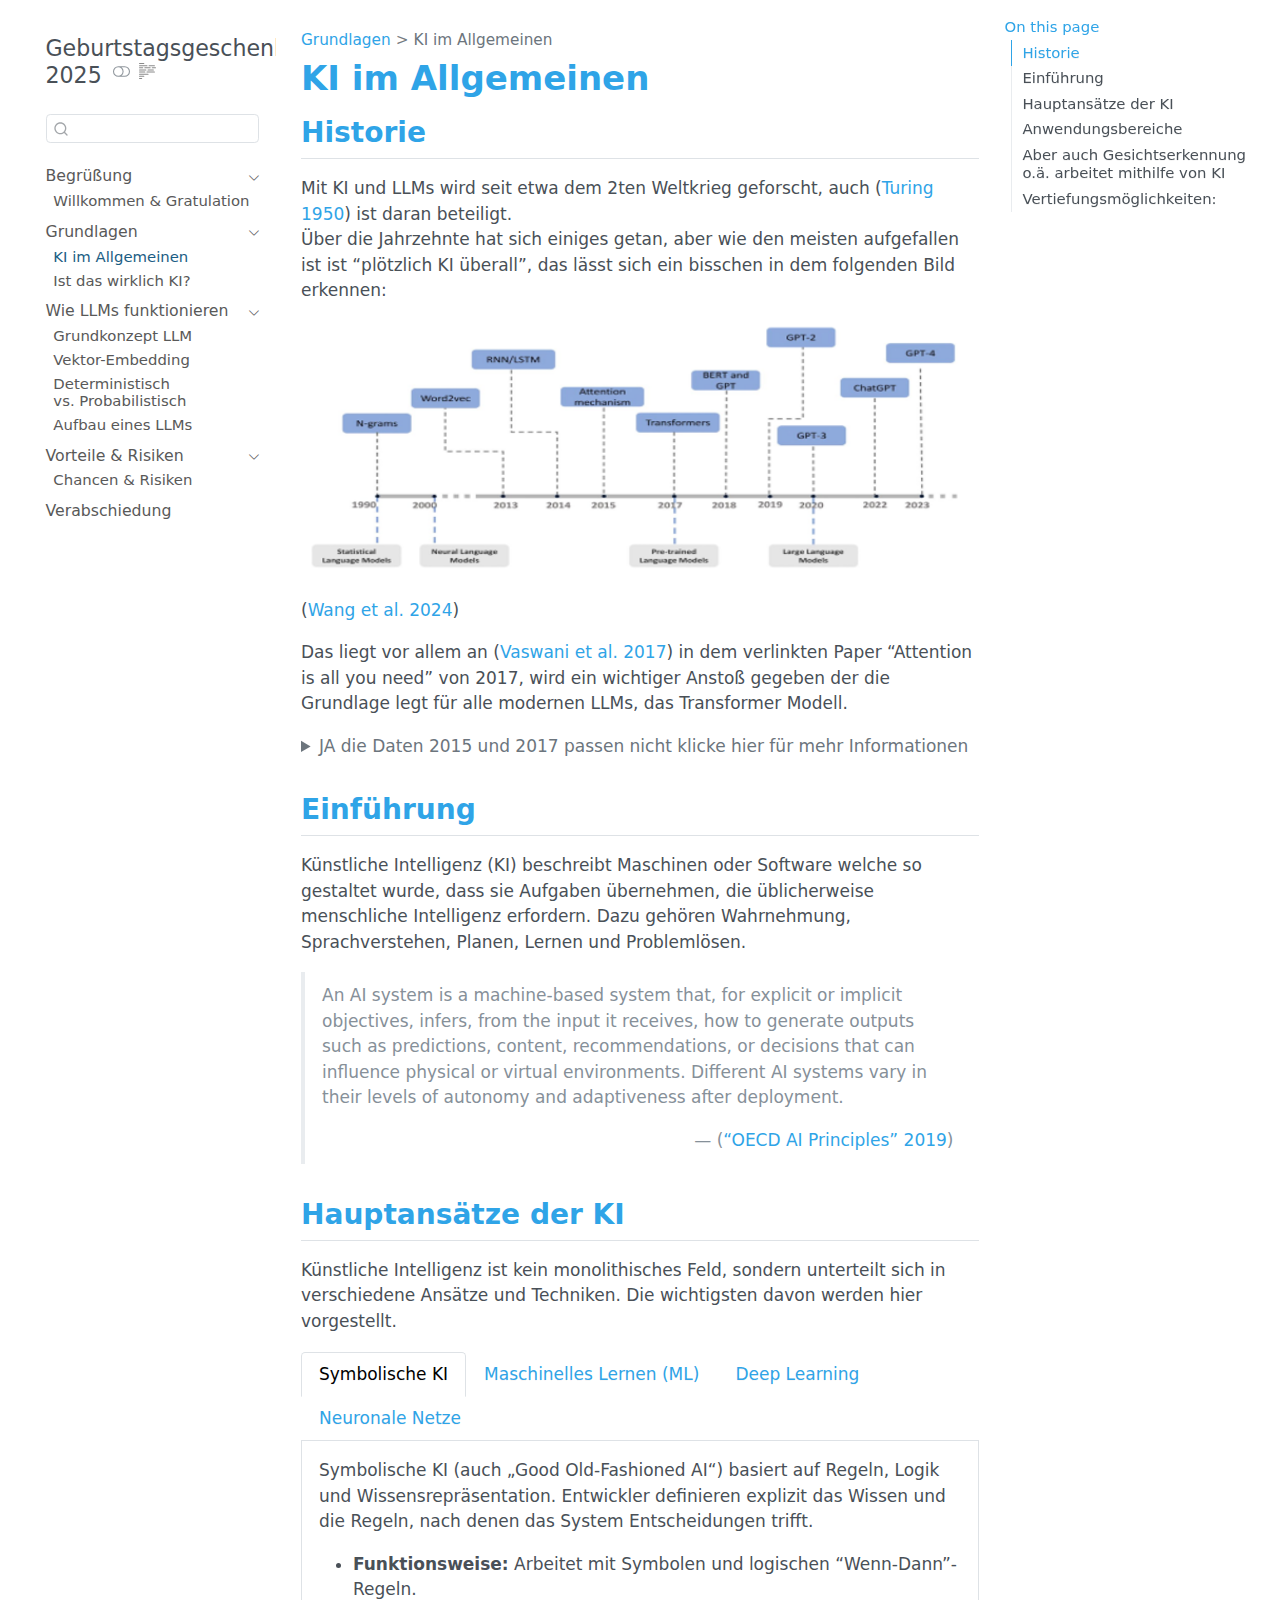
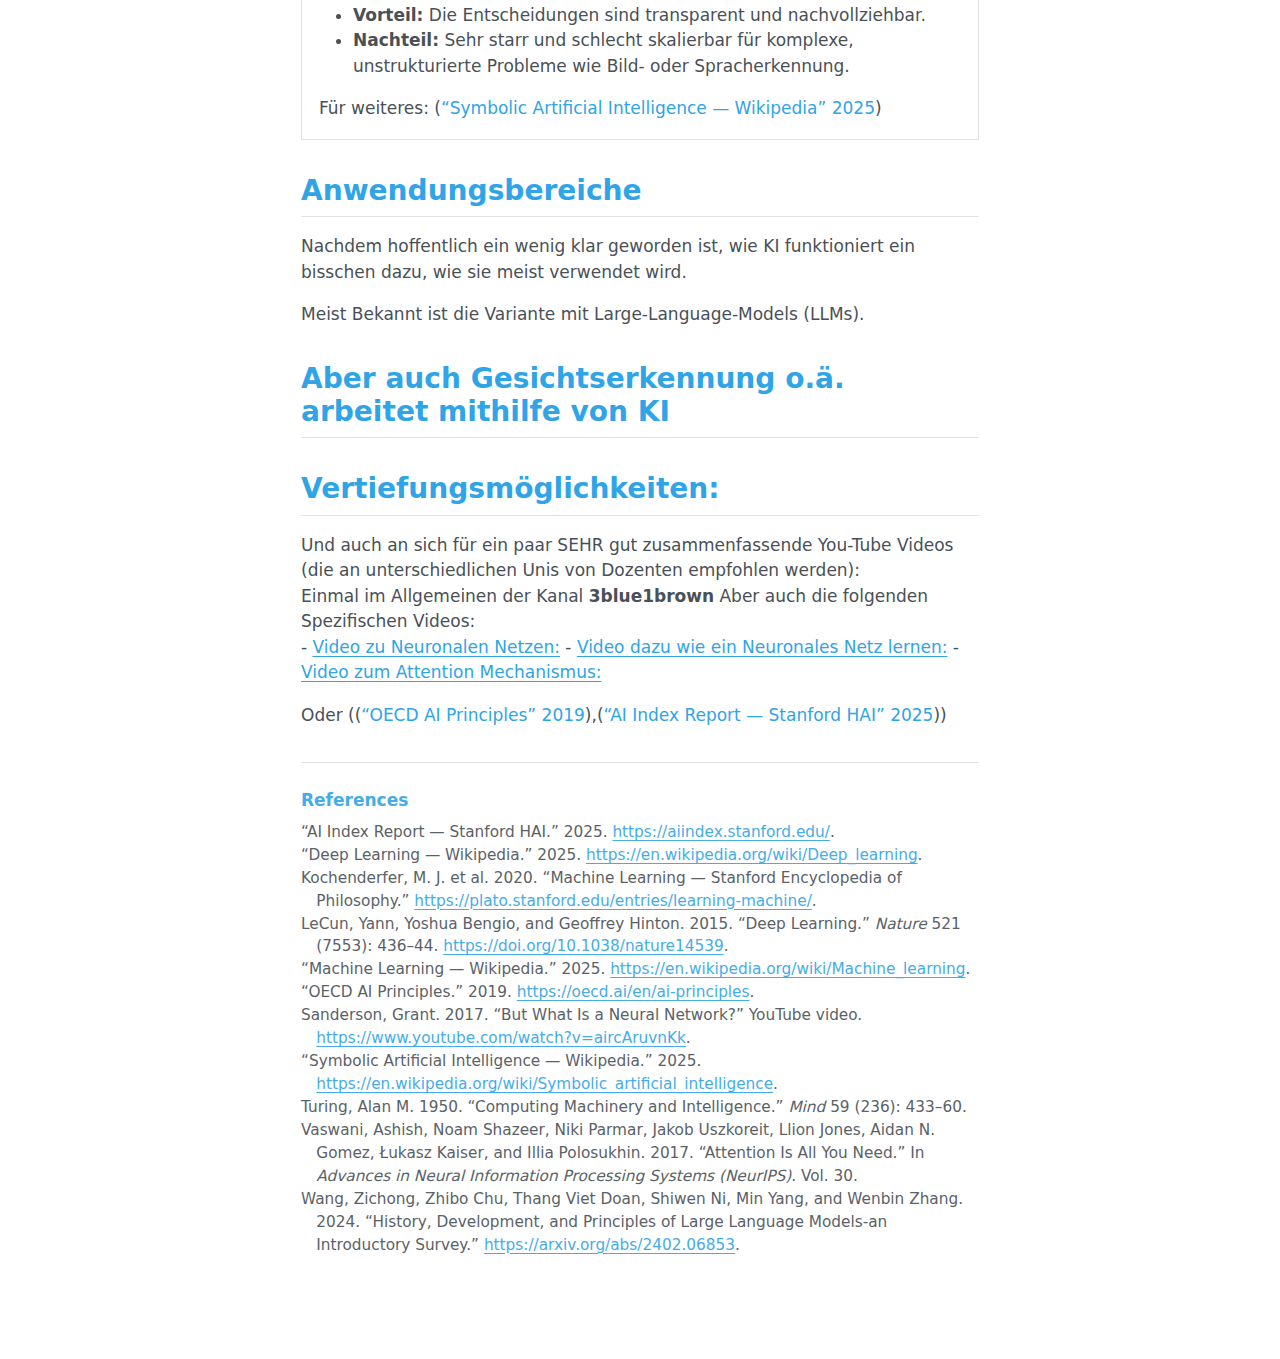
<file: docs/ki_allgemein.html>
<!DOCTYPE html>
<html xmlns="http://www.w3.org/1999/xhtml" lang="en" xml:lang="en"><head>

<meta charset="utf-8">
<meta name="generator" content="quarto-1.7.33">

<meta name="viewport" content="width=device-width, initial-scale=1.0, user-scalable=yes">


<title>KI im Allgemeinen – Geburtstagsgeschenk 2025</title>
<style>
code{white-space: pre-wrap;}
span.smallcaps{font-variant: small-caps;}
div.columns{display: flex; gap: min(4vw, 1.5em);}
div.column{flex: auto; overflow-x: auto;}
div.hanging-indent{margin-left: 1.5em; text-indent: -1.5em;}
ul.task-list{list-style: none;}
ul.task-list li input[type="checkbox"] {
  width: 0.8em;
  margin: 0 0.8em 0.2em -1em; /* quarto-specific, see https://github.com/quarto-dev/quarto-cli/issues/4556 */ 
  vertical-align: middle;
}
/* CSS for citations */
div.csl-bib-body { }
div.csl-entry {
  clear: both;
  margin-bottom: 0em;
}
.hanging-indent div.csl-entry {
  margin-left:2em;
  text-indent:-2em;
}
div.csl-left-margin {
  min-width:2em;
  float:left;
}
div.csl-right-inline {
  margin-left:2em;
  padding-left:1em;
}
div.csl-indent {
  margin-left: 2em;
}</style>


<script src="site_libs/quarto-nav/quarto-nav.js"></script>
<script src="site_libs/quarto-nav/headroom.min.js"></script>
<script src="site_libs/clipboard/clipboard.min.js"></script>
<script src="site_libs/quarto-search/autocomplete.umd.js"></script>
<script src="site_libs/quarto-search/fuse.min.js"></script>
<script src="site_libs/quarto-search/quarto-search.js"></script>
<meta name="quarto:offset" content="./">
<script src="site_libs/quarto-html/quarto.js" type="module"></script>
<script src="site_libs/quarto-html/tabsets/tabsets.js" type="module"></script>
<script src="site_libs/quarto-html/popper.min.js"></script>
<script src="site_libs/quarto-html/tippy.umd.min.js"></script>
<script src="site_libs/quarto-html/anchor.min.js"></script>
<link href="site_libs/quarto-html/tippy.css" rel="stylesheet">
<link href="site_libs/quarto-html/quarto-syntax-highlighting-ea385d0e468b0dd5ea5bf0780b1290d9.css" rel="stylesheet" class="quarto-color-scheme" id="quarto-text-highlighting-styles">
<link href="site_libs/quarto-html/quarto-syntax-highlighting-dark-bc185b5c5bdbcb35c2eb49d8a876ef70.css" rel="stylesheet" class="quarto-color-scheme quarto-color-alternate" id="quarto-text-highlighting-styles">
<link href="site_libs/quarto-html/quarto-syntax-highlighting-ea385d0e468b0dd5ea5bf0780b1290d9.css" rel="stylesheet" class="quarto-color-scheme-extra" id="quarto-text-highlighting-styles">
<script src="site_libs/bootstrap/bootstrap.min.js"></script>
<link href="site_libs/bootstrap/bootstrap-icons.css" rel="stylesheet">
<link href="site_libs/bootstrap/bootstrap-72b10730c1ee6527289f76fc36b831bd.min.css" rel="stylesheet" append-hash="true" class="quarto-color-scheme" id="quarto-bootstrap" data-mode="light">
<link href="site_libs/bootstrap/bootstrap-dark-08799928d293638fe9563d5c5a2794e5.min.css" rel="stylesheet" append-hash="true" class="quarto-color-scheme quarto-color-alternate" id="quarto-bootstrap" data-mode="dark">
<link href="site_libs/bootstrap/bootstrap-72b10730c1ee6527289f76fc36b831bd.min.css" rel="stylesheet" append-hash="true" class="quarto-color-scheme-extra" id="quarto-bootstrap" data-mode="light">
<script id="quarto-search-options" type="application/json">{
  "location": "sidebar",
  "copy-button": false,
  "collapse-after": 3,
  "panel-placement": "start",
  "type": "textbox",
  "limit": 50,
  "keyboard-shortcut": [
    "f",
    "/",
    "s"
  ],
  "show-item-context": false,
  "language": {
    "search-no-results-text": "No results",
    "search-matching-documents-text": "matching documents",
    "search-copy-link-title": "Copy link to search",
    "search-hide-matches-text": "Hide additional matches",
    "search-more-match-text": "more match in this document",
    "search-more-matches-text": "more matches in this document",
    "search-clear-button-title": "Clear",
    "search-text-placeholder": "",
    "search-detached-cancel-button-title": "Cancel",
    "search-submit-button-title": "Submit",
    "search-label": "Search"
  }
}</script>


<link rel="stylesheet" href="styles.css">
</head>

<body class="nav-sidebar floating quarto-light"><script id="quarto-html-before-body" type="application/javascript">
    const toggleBodyColorMode = (bsSheetEl) => {
      const mode = bsSheetEl.getAttribute("data-mode");
      const bodyEl = window.document.querySelector("body");
      if (mode === "dark") {
        bodyEl.classList.add("quarto-dark");
        bodyEl.classList.remove("quarto-light");
      } else {
        bodyEl.classList.add("quarto-light");
        bodyEl.classList.remove("quarto-dark");
      }
    }
    const toggleBodyColorPrimary = () => {
      const bsSheetEl = window.document.querySelector("link#quarto-bootstrap:not([rel=disabled-stylesheet])");
      if (bsSheetEl) {
        toggleBodyColorMode(bsSheetEl);
      }
    }
    const setColorSchemeToggle = (alternate) => {
      const toggles = window.document.querySelectorAll('.quarto-color-scheme-toggle');
      for (let i=0; i < toggles.length; i++) {
        const toggle = toggles[i];
        if (toggle) {
          if (alternate) {
            toggle.classList.add("alternate");
          } else {
            toggle.classList.remove("alternate");
          }
        }
      }
    };
    const toggleColorMode = (alternate) => {
      // Switch the stylesheets
      const primaryStylesheets = window.document.querySelectorAll('link.quarto-color-scheme:not(.quarto-color-alternate)');
      const alternateStylesheets = window.document.querySelectorAll('link.quarto-color-scheme.quarto-color-alternate');
      manageTransitions('#quarto-margin-sidebar .nav-link', false);
      if (alternate) {
        // note: dark is layered on light, we don't disable primary!
        enableStylesheet(alternateStylesheets);
        for (const sheetNode of alternateStylesheets) {
          if (sheetNode.id === "quarto-bootstrap") {
            toggleBodyColorMode(sheetNode);
          }
        }
      } else {
        disableStylesheet(alternateStylesheets);
        enableStylesheet(primaryStylesheets)
        toggleBodyColorPrimary();
      }
      manageTransitions('#quarto-margin-sidebar .nav-link', true);
      // Switch the toggles
      setColorSchemeToggle(alternate)
      // Hack to workaround the fact that safari doesn't
      // properly recolor the scrollbar when toggling (#1455)
      if (navigator.userAgent.indexOf('Safari') > 0 && navigator.userAgent.indexOf('Chrome') == -1) {
        manageTransitions("body", false);
        window.scrollTo(0, 1);
        setTimeout(() => {
          window.scrollTo(0, 0);
          manageTransitions("body", true);
        }, 40);
      }
    }
    const disableStylesheet = (stylesheets) => {
      for (let i=0; i < stylesheets.length; i++) {
        const stylesheet = stylesheets[i];
        stylesheet.rel = 'disabled-stylesheet';
      }
    }
    const enableStylesheet = (stylesheets) => {
      for (let i=0; i < stylesheets.length; i++) {
        const stylesheet = stylesheets[i];
        if(stylesheet.rel !== 'stylesheet') { // for Chrome, which will still FOUC without this check
          stylesheet.rel = 'stylesheet';
        }
      }
    }
    const manageTransitions = (selector, allowTransitions) => {
      const els = window.document.querySelectorAll(selector);
      for (let i=0; i < els.length; i++) {
        const el = els[i];
        if (allowTransitions) {
          el.classList.remove('notransition');
        } else {
          el.classList.add('notransition');
        }
      }
    }
    const isFileUrl = () => {
      return window.location.protocol === 'file:';
    }
    const hasAlternateSentinel = () => {
      let styleSentinel = getColorSchemeSentinel();
      if (styleSentinel !== null) {
        return styleSentinel === "alternate";
      } else {
        return false;
      }
    }
    const setStyleSentinel = (alternate) => {
      const value = alternate ? "alternate" : "default";
      if (!isFileUrl()) {
        window.localStorage.setItem("quarto-color-scheme", value);
      } else {
        localAlternateSentinel = value;
      }
    }
    const getColorSchemeSentinel = () => {
      if (!isFileUrl()) {
        const storageValue = window.localStorage.getItem("quarto-color-scheme");
        return storageValue != null ? storageValue : localAlternateSentinel;
      } else {
        return localAlternateSentinel;
      }
    }
    const toggleGiscusIfUsed = (isAlternate, darkModeDefault) => {
      const baseTheme = document.querySelector('#giscus-base-theme')?.value ?? 'light';
      const alternateTheme = document.querySelector('#giscus-alt-theme')?.value ?? 'dark';
      let newTheme = '';
      if(authorPrefersDark) {
        newTheme = isAlternate ? baseTheme : alternateTheme;
      } else {
        newTheme = isAlternate ? alternateTheme : baseTheme;
      }
      const changeGiscusTheme = () => {
        // From: https://github.com/giscus/giscus/issues/336
        const sendMessage = (message) => {
          const iframe = document.querySelector('iframe.giscus-frame');
          if (!iframe) return;
          iframe.contentWindow.postMessage({ giscus: message }, 'https://giscus.app');
        }
        sendMessage({
          setConfig: {
            theme: newTheme
          }
        });
      }
      const isGiscussLoaded = window.document.querySelector('iframe.giscus-frame') !== null;
      if (isGiscussLoaded) {
        changeGiscusTheme();
      }
    };
    const authorPrefersDark = false;
    const queryPrefersDark = window.matchMedia('(prefers-color-scheme: dark)');
    const darkModeDefault = queryPrefersDark.matches;
      document.querySelector('link#quarto-text-highlighting-styles.quarto-color-scheme-extra').rel = 'disabled-stylesheet';
      document.querySelector('link#quarto-bootstrap.quarto-color-scheme-extra').rel = 'disabled-stylesheet';
    let localAlternateSentinel = darkModeDefault ? 'alternate' : 'default';
    // Dark / light mode switch
    window.quartoToggleColorScheme = () => {
      // Read the current dark / light value
      let toAlternate = !hasAlternateSentinel();
      toggleColorMode(toAlternate);
      setStyleSentinel(toAlternate);
      toggleGiscusIfUsed(toAlternate, darkModeDefault);
      window.dispatchEvent(new Event('resize'));
    };
    queryPrefersDark.addEventListener("change", e => {
      if(window.localStorage.getItem("quarto-color-scheme") !== null)
        return;
      const alternate = e.matches
      toggleColorMode(alternate);
      localAlternateSentinel = e.matches ? 'alternate' : 'default'; // this is used alongside local storage!
      toggleGiscusIfUsed(alternate, darkModeDefault);
    });
    // Switch to dark mode if need be
    if (hasAlternateSentinel()) {
      toggleColorMode(true);
    } else {
      toggleColorMode(false);
    }
  </script>

<div id="quarto-search-results"></div>
  <header id="quarto-header" class="headroom fixed-top">
  <nav class="quarto-secondary-nav">
    <div class="container-fluid d-flex">
      <button type="button" class="quarto-btn-toggle btn" data-bs-toggle="collapse" role="button" data-bs-target=".quarto-sidebar-collapse-item" aria-controls="quarto-sidebar" aria-expanded="false" aria-label="Toggle sidebar navigation" onclick="if (window.quartoToggleHeadroom) { window.quartoToggleHeadroom(); }">
        <i class="bi bi-layout-text-sidebar-reverse"></i>
      </button>
        <nav class="quarto-page-breadcrumbs" aria-label="breadcrumb"><ol class="breadcrumb"><li class="breadcrumb-item"><a href="./ki_allgemein.html">Grundlagen</a></li><li class="breadcrumb-item"><a href="./ki_allgemein.html">KI im Allgemeinen</a></li></ol></nav>
        <a class="flex-grow-1" role="navigation" data-bs-toggle="collapse" data-bs-target=".quarto-sidebar-collapse-item" aria-controls="quarto-sidebar" aria-expanded="false" aria-label="Toggle sidebar navigation" onclick="if (window.quartoToggleHeadroom) { window.quartoToggleHeadroom(); }">      
        </a>
      <button type="button" class="btn quarto-search-button" aria-label="Search" onclick="window.quartoOpenSearch();">
        <i class="bi bi-search"></i>
      </button>
    </div>
  </nav>
</header>
<!-- content -->
<div id="quarto-content" class="quarto-container page-columns page-rows-contents page-layout-article">
<!-- sidebar -->
  <nav id="quarto-sidebar" class="sidebar collapse collapse-horizontal quarto-sidebar-collapse-item sidebar-navigation floating overflow-auto">
    <div class="pt-lg-2 mt-2 text-left sidebar-header">
    <div class="sidebar-title mb-0 py-0">
      <a href="./">Geburtstagsgeschenk 2025</a> 
        <div class="sidebar-tools-main">
  <a href="" class="quarto-color-scheme-toggle quarto-navigation-tool  px-1" onclick="window.quartoToggleColorScheme(); return false;" title="Toggle dark mode"><i class="bi"></i></a>
  <a href="" class="quarto-reader-toggle quarto-navigation-tool px-1" onclick="window.quartoToggleReader(); return false;" title="Toggle reader mode">
  <div class="quarto-reader-toggle-btn">
  <i class="bi"></i>
  </div>
</a>
</div>
    </div>
      </div>
        <div class="mt-2 flex-shrink-0 align-items-center">
        <div class="sidebar-search">
        <div id="quarto-search" class="" title="Search"></div>
        </div>
        </div>
    <div class="sidebar-menu-container"> 
    <ul class="list-unstyled mt-1">
        <li class="sidebar-item sidebar-item-section">
      <div class="sidebar-item-container"> 
            <a class="sidebar-item-text sidebar-link text-start" data-bs-toggle="collapse" data-bs-target="#quarto-sidebar-section-1" role="navigation" aria-expanded="true">
 <span class="menu-text">Begrüßung</span></a>
          <a class="sidebar-item-toggle text-start" data-bs-toggle="collapse" data-bs-target="#quarto-sidebar-section-1" role="navigation" aria-expanded="true" aria-label="Toggle section">
            <i class="bi bi-chevron-right ms-2"></i>
          </a> 
      </div>
      <ul id="quarto-sidebar-section-1" class="collapse list-unstyled sidebar-section depth1 show">  
          <li class="sidebar-item">
  <div class="sidebar-item-container"> 
  <a href="./begruessung.html" class="sidebar-item-text sidebar-link">
 <span class="menu-text">Willkommen &amp; Gratulation</span></a>
  </div>
</li>
      </ul>
  </li>
        <li class="sidebar-item sidebar-item-section">
      <div class="sidebar-item-container"> 
            <a class="sidebar-item-text sidebar-link text-start" data-bs-toggle="collapse" data-bs-target="#quarto-sidebar-section-2" role="navigation" aria-expanded="true">
 <span class="menu-text">Grundlagen</span></a>
          <a class="sidebar-item-toggle text-start" data-bs-toggle="collapse" data-bs-target="#quarto-sidebar-section-2" role="navigation" aria-expanded="true" aria-label="Toggle section">
            <i class="bi bi-chevron-right ms-2"></i>
          </a> 
      </div>
      <ul id="quarto-sidebar-section-2" class="collapse list-unstyled sidebar-section depth1 show">  
          <li class="sidebar-item">
  <div class="sidebar-item-container"> 
  <a href="./ki_allgemein.html" class="sidebar-item-text sidebar-link active">
 <span class="menu-text">KI im Allgemeinen</span></a>
  </div>
</li>
          <li class="sidebar-item">
  <div class="sidebar-item-container"> 
  <a href="./ki_philosophische_Sicht.html" class="sidebar-item-text sidebar-link">
 <span class="menu-text">Ist das wirklich KI?</span></a>
  </div>
</li>
      </ul>
  </li>
        <li class="sidebar-item sidebar-item-section">
      <div class="sidebar-item-container"> 
            <a class="sidebar-item-text sidebar-link text-start" data-bs-toggle="collapse" data-bs-target="#quarto-sidebar-section-3" role="navigation" aria-expanded="true">
 <span class="menu-text">Wie LLMs funktionieren</span></a>
          <a class="sidebar-item-toggle text-start" data-bs-toggle="collapse" data-bs-target="#quarto-sidebar-section-3" role="navigation" aria-expanded="true" aria-label="Toggle section">
            <i class="bi bi-chevron-right ms-2"></i>
          </a> 
      </div>
      <ul id="quarto-sidebar-section-3" class="collapse list-unstyled sidebar-section depth1 show">  
          <li class="sidebar-item">
  <div class="sidebar-item-container"> 
  <a href="./konzept_llm.html" class="sidebar-item-text sidebar-link">
 <span class="menu-text">Grundkonzept LLM</span></a>
  </div>
</li>
          <li class="sidebar-item">
  <div class="sidebar-item-container"> 
  <a href="./vektor_embedding.html" class="sidebar-item-text sidebar-link">
 <span class="menu-text">Vektor-Embedding</span></a>
  </div>
</li>
          <li class="sidebar-item">
  <div class="sidebar-item-container"> 
  <a href="./deterministisch_vs_probabilistisch.html" class="sidebar-item-text sidebar-link">
 <span class="menu-text">Deterministisch vs.&nbsp;Probabilistisch</span></a>
  </div>
</li>
          <li class="sidebar-item">
  <div class="sidebar-item-container"> 
  <a href="./aufbau_llm.html" class="sidebar-item-text sidebar-link">
 <span class="menu-text">Aufbau eines LLMs</span></a>
  </div>
</li>
      </ul>
  </li>
        <li class="sidebar-item sidebar-item-section">
      <div class="sidebar-item-container"> 
            <a class="sidebar-item-text sidebar-link text-start" data-bs-toggle="collapse" data-bs-target="#quarto-sidebar-section-4" role="navigation" aria-expanded="true">
 <span class="menu-text">Vorteile &amp; Risiken</span></a>
          <a class="sidebar-item-toggle text-start" data-bs-toggle="collapse" data-bs-target="#quarto-sidebar-section-4" role="navigation" aria-expanded="true" aria-label="Toggle section">
            <i class="bi bi-chevron-right ms-2"></i>
          </a> 
      </div>
      <ul id="quarto-sidebar-section-4" class="collapse list-unstyled sidebar-section depth1 show">  
          <li class="sidebar-item">
  <div class="sidebar-item-container"> 
  <a href="./chancen_risiken.html" class="sidebar-item-text sidebar-link">
 <span class="menu-text">Chancen &amp; Risiken</span></a>
  </div>
</li>
      </ul>
  </li>
        <li class="sidebar-item">
  <div class="sidebar-item-container"> 
  <a href="./abschied.html" class="sidebar-item-text sidebar-link">
 <span class="menu-text">Verabschiedung</span></a>
  </div>
</li>
    </ul>
    </div>
</nav>
<div id="quarto-sidebar-glass" class="quarto-sidebar-collapse-item" data-bs-toggle="collapse" data-bs-target=".quarto-sidebar-collapse-item"></div>
<!-- margin-sidebar -->
    <div id="quarto-margin-sidebar" class="sidebar margin-sidebar">
        <nav id="TOC" role="doc-toc" class="toc-active">
    <h2 id="toc-title">On this page</h2>
   
  <ul>
  <li><a href="#historie" id="toc-historie" class="nav-link active" data-scroll-target="#historie">Historie</a></li>
  <li><a href="#einführung" id="toc-einführung" class="nav-link" data-scroll-target="#einführung">Einführung</a></li>
  <li><a href="#hauptansätze-der-ki" id="toc-hauptansätze-der-ki" class="nav-link" data-scroll-target="#hauptansätze-der-ki">Hauptansätze der KI</a></li>
  <li><a href="#anwendungsbereiche" id="toc-anwendungsbereiche" class="nav-link" data-scroll-target="#anwendungsbereiche">Anwendungsbereiche</a></li>
  <li><a href="#aber-auch-gesichtserkennung-o.ä.-arbeitet-mithilfe-von-ki" id="toc-aber-auch-gesichtserkennung-o.ä.-arbeitet-mithilfe-von-ki" class="nav-link" data-scroll-target="#aber-auch-gesichtserkennung-o.ä.-arbeitet-mithilfe-von-ki">Aber auch Gesichtserkennung o.ä. arbeitet mithilfe von KI</a></li>
  <li><a href="#vertiefungsmöglichkeiten" id="toc-vertiefungsmöglichkeiten" class="nav-link" data-scroll-target="#vertiefungsmöglichkeiten">Vertiefungsmöglichkeiten:</a></li>
  </ul>
</nav>
    </div>
<!-- main -->
<main class="content" id="quarto-document-content">


<header id="title-block-header" class="quarto-title-block default"><nav class="quarto-page-breadcrumbs quarto-title-breadcrumbs d-none d-lg-block" aria-label="breadcrumb"><ol class="breadcrumb"><li class="breadcrumb-item"><a href="./ki_allgemein.html">Grundlagen</a></li><li class="breadcrumb-item"><a href="./ki_allgemein.html">KI im Allgemeinen</a></li></ol></nav>
<div class="quarto-title">
<h1 class="title">KI im Allgemeinen</h1>
</div>



<div class="quarto-title-meta">

    
  
    
  </div>
  


</header>


<section id="historie" class="level2">
<h2 class="anchored" data-anchor-id="historie">Historie</h2>
<p>Mit KI und LLMs wird seit etwa dem 2ten Weltkrieg geforscht, auch <span class="citation" data-cites="turing1950computing">(<a href="#ref-turing1950computing" role="doc-biblioref">Turing 1950</a>)</span> ist daran beteiligt.<br>
Über die Jahrzehnte hat sich einiges getan, aber wie den meisten aufgefallen ist ist “plötzlich KI überall”, das lässt sich ein bisschen in dem folgenden Bild erkennen:</p>
<p><img src="Quellen/Historie.png" class="img-fluid" style="width:100.0%" alt="Zeitleiste der KI-Entwicklung"> <span class="citation" data-cites="wang2024historydevelopmentprincipleslarge">(<a href="#ref-wang2024historydevelopmentprincipleslarge" role="doc-biblioref">Wang et al. 2024</a>)</span></p>
<p>Das liegt vor allem an <span class="citation" data-cites="vaswani2017attention">(<a href="#ref-vaswani2017attention" role="doc-biblioref">Vaswani et al. 2017</a>)</span> in dem verlinkten Paper “Attention is all you need” von 2017, wird ein wichtiger Anstoß gegeben der die Grundlage legt für alle modernen LLMs, das Transformer Modell.</p>
<details>
<summary>
JA die Daten 2015 und 2017 passen nicht klicke hier für mehr Informationen
</summary>
Das Paper von <span class="citation" data-cites="vaswani2017attention">(<a href="#ref-vaswani2017attention" role="doc-biblioref">Vaswani et al. 2017</a>)</span> ist zwar nicht Ursprung des Attention Algorithmus, aber es nutzt diese Idee von 2014 um das Transformer Modell zu entwickeln.<br>
Als kleiner Nebenhinweis “GPT” ist vermutlich ein Begriff, steht für “Generative Pre-trained Transformer”. Daran kann man evtl. erkennen wie wichtig dieses Paper ist. Die relevanteste KI der heutigen Tage hat es im Namen stehen.
</details>
</section>
<section id="einführung" class="level2">
<h2 class="anchored" data-anchor-id="einführung">Einführung</h2>
<p>Künstliche Intelligenz (KI) beschreibt Maschinen oder Software welche so gestaltet wurde, dass sie Aufgaben übernehmen, die üblicherweise menschliche Intelligenz erfordern. Dazu gehören Wahrnehmung, Sprachverstehen, Planen, Lernen und Problemlösen.</p>
<blockquote class="blockquote">
<p>An AI system is a machine-based system that, for explicit or implicit objectives, infers, from the input it receives, how to generate outputs such as predictions, content, recommendations, or decisions that can influence physical or virtual environments. Different AI systems vary in their levels of autonomy and adaptiveness after deployment.</p>
<p style="text-align: right;">
— <span class="citation" data-cites="oecd_ai">(<a href="#ref-oecd_ai" role="doc-biblioref"><span>“OECD AI Principles”</span> 2019</a>)</span>
</p>
</blockquote>
</section>
<section id="hauptansätze-der-ki" class="level2">
<h2 class="anchored" data-anchor-id="hauptansätze-der-ki">Hauptansätze der KI</h2>
<p>Künstliche Intelligenz ist kein monolithisches Feld, sondern unterteilt sich in verschiedene Ansätze und Techniken. Die wichtigsten davon werden hier vorgestellt.</p>
<div class="tabset-margin-container"></div><div class="panel-tabset">
<ul class="nav nav-tabs" role="tablist"><li class="nav-item" role="presentation"><a class="nav-link active" id="tabset-1-1-tab" data-bs-toggle="tab" data-bs-target="#tabset-1-1" role="tab" aria-controls="tabset-1-1" aria-selected="true" aria-current="page">Symbolische KI</a></li><li class="nav-item" role="presentation"><a class="nav-link" id="tabset-1-2-tab" data-bs-toggle="tab" data-bs-target="#tabset-1-2" role="tab" aria-controls="tabset-1-2" aria-selected="false">Maschinelles Lernen (ML)</a></li><li class="nav-item" role="presentation"><a class="nav-link" id="tabset-1-3-tab" data-bs-toggle="tab" data-bs-target="#tabset-1-3" role="tab" aria-controls="tabset-1-3" aria-selected="false">Deep Learning</a></li><li class="nav-item" role="presentation"><a class="nav-link" id="tabset-1-4-tab" data-bs-toggle="tab" data-bs-target="#tabset-1-4" role="tab" aria-controls="tabset-1-4" aria-selected="false">Neuronale Netze</a></li></ul>
<div class="tab-content">
<div id="tabset-1-1" class="tab-pane active" role="tabpanel" aria-labelledby="tabset-1-1-tab">
<p>Symbolische KI (auch „Good Old-Fashioned AI“) basiert auf Regeln, Logik und Wissensrepräsentation. Entwickler definieren explizit das Wissen und die Regeln, nach denen das System Entscheidungen trifft.</p>
<ul>
<li><strong>Funktionsweise:</strong> Arbeitet mit Symbolen und logischen “Wenn-Dann”-Regeln.</li>
<li><strong>Vorteil:</strong> Die Entscheidungen sind transparent und nachvollziehbar.</li>
<li><strong>Nachteil:</strong> Sehr starr und schlecht skalierbar für komplexe, unstrukturierte Probleme wie Bild- oder Spracherkennung.</li>
</ul>
<p>Für weiteres: <span class="citation" data-cites="wiki_symbolicAI">(<a href="#ref-wiki_symbolicAI" role="doc-biblioref"><span>“Symbolic Artificial Intelligence — Wikipedia”</span> 2025</a>)</span></p>
</div>
<div id="tabset-1-2" class="tab-pane" role="tabpanel" aria-labelledby="tabset-1-2-tab">
<p>Beim maschinellen Lernen (ML) werden die Regeln nicht fest programmiert. Stattdessen lernt ein Algorithmus aus Daten, Muster zu erkennen und Vorhersagen zu treffen. Es ist der am weitesten verbreitete Ansatz in der modernen KI.</p>
<p>Man unterscheidet hauptsächlich drei Arten:</p>
<ul>
<li><strong>Überwachtes Lernen (Supervised Learning):</strong> Das Modell lernt von Daten, die bereits mit der richtigen Antwort (“Label”) versehen sind (z.B. Bilder von Katzen mit dem Label “Katze”).</li>
<li><strong>Unüberwachtes Lernen (Unsupervised Learning):</strong> Das Modell findet eigenständig Muster und Strukturen in ungelabelten Daten (z.B. Kundensegmentierung).</li>
<li><strong>Verstärkendes Lernen (Reinforcement Learning):</strong> Ein “Agent” lernt durch Versuch und Irrtum, indem er für gute Aktionen belohnt und für schlechte bestraft wird (z.B. beim Training einer KI für ein Brettspiel).</li>
</ul>
<div class="callout callout-style-default callout-note callout-titled" title="Ein kleiner Grundriss (Ein Vortrag, den ich dazu mal gehalten habe)">
<div class="callout-header d-flex align-content-center" data-bs-toggle="collapse" data-bs-target=".callout-1-contents" aria-controls="callout-1" aria-expanded="false" aria-label="Toggle callout">
<div class="callout-icon-container">
<i class="callout-icon"></i>
</div>
<div class="callout-title-container flex-fill">
Ein kleiner Grundriss (Ein Vortrag, den ich dazu mal gehalten habe)
</div>
<div class="callout-btn-toggle d-inline-block border-0 py-1 ps-1 pe-0 float-end"><i class="callout-toggle"></i></div>
</div>
<div id="callout-1" class="callout-1-contents callout-collapse collapse">
<div class="callout-body-container callout-body">
<object data="Quellen/Lernalgorithmen.pdf" type="application/pdf" width="100%" height="600px">
<p>
Ihr Browser unterstützt keine eingebetteten PDFs. Sie können es stattdessen <a href="Quellen/Lernalgorithmen.pdf">hier herunterladen</a>.
</p>
</object>
<p>Bei Fragen zu dem Vortrag, frag mich gerne :D</p>
</div>
</div>
</div>
<p>Für weiteres: (<span class="citation" data-cites="sep_ml">(<a href="#ref-sep_ml" role="doc-biblioref">Kochenderfer et al. 2020</a>)</span>,<span class="citation" data-cites="wiki_machinelearning">(<a href="#ref-wiki_machinelearning" role="doc-biblioref"><span>“Machine Learning — Wikipedia”</span> 2025</a>)</span>)</p>
</div>
<div id="tabset-1-3" class="tab-pane" role="tabpanel" aria-labelledby="tabset-1-3-tab">
<p>Deep Learning ist ein Teilgebiet des maschinellen Lernens, das besonders <strong>tiefe</strong> (<em>im Sinne von viele Lagen hintereinander</em>) neuronale Netze verwendet. Diese Tiefe ermöglicht es dem Modell, sehr komplexe und hierarchische Merkmale aus den Daten zu lernen.</p>
<ul>
<li><strong>Merkmalshierarchie:</strong> Die ersten Schichten erkennen einfache Merkmale (z.B. Kanten in einem Bild), während tiefere Schichten diese zu komplexeren Konzepten (z.B. Augen, Gesichter) zusammensetzen.</li>
<li><strong>Anwendungen:</strong> Fast alle modernen Durchbrüche wie Bilderkennung, Sprachübersetzung (Google Translate) und selbstfahrende Autos basieren auf Deep Learning. LLMs sind ebenfalls eine Form des Deep Learning.</li>
</ul>
<p>Für weiteres: (<span class="citation" data-cites="lecun2015deep">(<a href="#ref-lecun2015deep" role="doc-biblioref">LeCun, Bengio, and Hinton 2015</a>)</span>,<span class="citation" data-cites="wiki_deeplearning">(<a href="#ref-wiki_deeplearning" role="doc-biblioref"><span>“Deep Learning — Wikipedia”</span> 2025</a>)</span>)</p>
</div>
<div id="tabset-1-4" class="tab-pane" role="tabpanel" aria-labelledby="tabset-1-4-tab">
<p>Neuronale Netze sind das Herzstück des Deep Learning. Sie sind von der Struktur des menschlichen Gehirns inspiriert und bestehen aus miteinander verbundenen “Neuronen”, die in Schichten (Layern) angeordnet sind.</p>
<ul>
<li><strong>Aufbau:</strong> Jedes Neuron empfängt Signale, verarbeitet sie und gibt ein eigenes Signal an die nächste Schicht weiter. Die Verbindungen zwischen den Neuronen haben “Gewichte”, die im Lernprozess angepasst werden.</li>
<li><strong>Funktion:</strong> Durch die Anpassung dieser Gewichte lernt das Netz, komplexe Muster in den Daten zu erkennen – zum Beispiel die Pixelmuster, die eine Katze auf einem Bild ausmachen.</li>
</ul>
<p>Ein fantastisches Video, das die Grundlagen visuell erklärt, ist von <strong>3Blue1Brown</strong>: <span class="citation" data-cites="youtube3blue1brownNN">(<a href="#ref-youtube3blue1brownNN" role="doc-biblioref">Sanderson 2017</a>)</span></p>
</div>
</div>
</div>
</section>
<section id="anwendungsbereiche" class="level2">
<h2 class="anchored" data-anchor-id="anwendungsbereiche">Anwendungsbereiche</h2>
<p>Nachdem hoffentlich ein wenig klar geworden ist, wie KI funktioniert ein bisschen dazu, wie sie meist verwendet wird.</p>
<p>Meist Bekannt ist die Variante mit Large-Language-Models (LLMs).</p>
</section>
<section id="aber-auch-gesichtserkennung-o.ä.-arbeitet-mithilfe-von-ki" class="level2">
<h2 class="anchored" data-anchor-id="aber-auch-gesichtserkennung-o.ä.-arbeitet-mithilfe-von-ki">Aber auch Gesichtserkennung o.ä. arbeitet mithilfe von KI</h2>
</section>
<section id="vertiefungsmöglichkeiten" class="level2">
<h2 class="anchored" data-anchor-id="vertiefungsmöglichkeiten">Vertiefungsmöglichkeiten:</h2>
<p>Und auch an sich für ein paar SEHR gut zusammenfassende You-Tube Videos (die an unterschiedlichen Unis von Dozenten empfohlen werden):<br>
Einmal im Allgemeinen der Kanal <strong>3blue1brown</strong> Aber auch die folgenden Spezifischen Videos:<br>
- <a href="https://www.youtube.com/watch?v=aircAruvnKk">Video zu Neuronalen Netzen:</a> - <a href="https://www.youtube.com/watch?v=IHZwWFHWa-w">Video dazu wie ein Neuronales Netz lernen:</a> - <a href="https://www.youtube.com/watch?v=LPZh9BOjkQs">Video zum Attention Mechanismus:</a></p>
<p>Oder (<span class="citation" data-cites="oecd_ai">(<a href="#ref-oecd_ai" role="doc-biblioref"><span>“OECD AI Principles”</span> 2019</a>)</span>,<span class="citation" data-cites="hai_aiindex">(<a href="#ref-hai_aiindex" role="doc-biblioref"><span>“AI Index Report — Stanford HAI”</span> 2025</a>)</span>)</p>



</section>

<div id="quarto-appendix" class="default"><section class="quarto-appendix-contents" role="doc-bibliography" id="quarto-bibliography"><h2 class="anchored quarto-appendix-heading">References</h2><div id="refs" class="references csl-bib-body hanging-indent" data-entry-spacing="0" role="list">
<div id="ref-hai_aiindex" class="csl-entry" role="listitem">
<span>“AI Index Report — Stanford HAI.”</span> 2025. <a href="https://aiindex.stanford.edu/" class="uri">https://aiindex.stanford.edu/</a>.
</div>
<div id="ref-wiki_deeplearning" class="csl-entry" role="listitem">
<span>“Deep Learning — Wikipedia.”</span> 2025. <a href="https://en.wikipedia.org/wiki/Deep_learning" class="uri">https://en.wikipedia.org/wiki/Deep_learning</a>.
</div>
<div id="ref-sep_ml" class="csl-entry" role="listitem">
Kochenderfer, M. J. et al. 2020. <span>“Machine Learning — Stanford Encyclopedia of Philosophy.”</span> <a href="https://plato.stanford.edu/entries/learning-machine/" class="uri">https://plato.stanford.edu/entries/learning-machine/</a>.
</div>
<div id="ref-lecun2015deep" class="csl-entry" role="listitem">
LeCun, Yann, Yoshua Bengio, and Geoffrey Hinton. 2015. <span>“Deep Learning.”</span> <em>Nature</em> 521 (7553): 436–44. <a href="https://doi.org/10.1038/nature14539">https://doi.org/10.1038/nature14539</a>.
</div>
<div id="ref-wiki_machinelearning" class="csl-entry" role="listitem">
<span>“Machine Learning — Wikipedia.”</span> 2025. <a href="https://en.wikipedia.org/wiki/Machine_learning" class="uri">https://en.wikipedia.org/wiki/Machine_learning</a>.
</div>
<div id="ref-oecd_ai" class="csl-entry" role="listitem">
<span>“OECD AI Principles.”</span> 2019. <a href="https://oecd.ai/en/ai-principles" class="uri">https://oecd.ai/en/ai-principles</a>.
</div>
<div id="ref-youtube3blue1brownNN" class="csl-entry" role="listitem">
Sanderson, Grant. 2017. <span>“But What Is a Neural Network?”</span> YouTube video. <a href="https://www.youtube.com/watch?v=aircAruvnKk">https://www.youtube.com/watch?v=aircAruvnKk</a>.
</div>
<div id="ref-wiki_symbolicAI" class="csl-entry" role="listitem">
<span>“Symbolic Artificial Intelligence — Wikipedia.”</span> 2025. <a href="https://en.wikipedia.org/wiki/Symbolic_artificial_intelligence" class="uri">https://en.wikipedia.org/wiki/Symbolic_artificial_intelligence</a>.
</div>
<div id="ref-turing1950computing" class="csl-entry" role="listitem">
Turing, Alan M. 1950. <span>“Computing Machinery and Intelligence.”</span> <em>Mind</em> 59 (236): 433–60.
</div>
<div id="ref-vaswani2017attention" class="csl-entry" role="listitem">
Vaswani, Ashish, Noam Shazeer, Niki Parmar, Jakob Uszkoreit, Llion Jones, Aidan N. Gomez, Łukasz Kaiser, and Illia Polosukhin. 2017. <span>“Attention Is All You Need.”</span> In <em>Advances in Neural Information Processing Systems (NeurIPS)</em>. Vol. 30.
</div>
<div id="ref-wang2024historydevelopmentprincipleslarge" class="csl-entry" role="listitem">
Wang, Zichong, Zhibo Chu, Thang Viet Doan, Shiwen Ni, Min Yang, and Wenbin Zhang. 2024. <span>“History, Development, and Principles of Large Language Models-an Introductory Survey.”</span> <a href="https://arxiv.org/abs/2402.06853">https://arxiv.org/abs/2402.06853</a>.
</div>
</div></section></div></main> <!-- /main -->
<script id="quarto-html-after-body" type="application/javascript">
  window.document.addEventListener("DOMContentLoaded", function (event) {
    // Ensure there is a toggle, if there isn't float one in the top right
    if (window.document.querySelector('.quarto-color-scheme-toggle') === null) {
      const a = window.document.createElement('a');
      a.classList.add('top-right');
      a.classList.add('quarto-color-scheme-toggle');
      a.href = "";
      a.onclick = function() { try { window.quartoToggleColorScheme(); } catch {} return false; };
      const i = window.document.createElement("i");
      i.classList.add('bi');
      a.appendChild(i);
      window.document.body.appendChild(a);
    }
    setColorSchemeToggle(hasAlternateSentinel())
    const icon = "";
    const anchorJS = new window.AnchorJS();
    anchorJS.options = {
      placement: 'right',
      icon: icon
    };
    anchorJS.add('.anchored');
    const isCodeAnnotation = (el) => {
      for (const clz of el.classList) {
        if (clz.startsWith('code-annotation-')) {                     
          return true;
        }
      }
      return false;
    }
    const onCopySuccess = function(e) {
      // button target
      const button = e.trigger;
      // don't keep focus
      button.blur();
      // flash "checked"
      button.classList.add('code-copy-button-checked');
      var currentTitle = button.getAttribute("title");
      button.setAttribute("title", "Copied!");
      let tooltip;
      if (window.bootstrap) {
        button.setAttribute("data-bs-toggle", "tooltip");
        button.setAttribute("data-bs-placement", "left");
        button.setAttribute("data-bs-title", "Copied!");
        tooltip = new bootstrap.Tooltip(button, 
          { trigger: "manual", 
            customClass: "code-copy-button-tooltip",
            offset: [0, -8]});
        tooltip.show();    
      }
      setTimeout(function() {
        if (tooltip) {
          tooltip.hide();
          button.removeAttribute("data-bs-title");
          button.removeAttribute("data-bs-toggle");
          button.removeAttribute("data-bs-placement");
        }
        button.setAttribute("title", currentTitle);
        button.classList.remove('code-copy-button-checked');
      }, 1000);
      // clear code selection
      e.clearSelection();
    }
    const getTextToCopy = function(trigger) {
        const codeEl = trigger.previousElementSibling.cloneNode(true);
        for (const childEl of codeEl.children) {
          if (isCodeAnnotation(childEl)) {
            childEl.remove();
          }
        }
        return codeEl.innerText;
    }
    const clipboard = new window.ClipboardJS('.code-copy-button:not([data-in-quarto-modal])', {
      text: getTextToCopy
    });
    clipboard.on('success', onCopySuccess);
    if (window.document.getElementById('quarto-embedded-source-code-modal')) {
      const clipboardModal = new window.ClipboardJS('.code-copy-button[data-in-quarto-modal]', {
        text: getTextToCopy,
        container: window.document.getElementById('quarto-embedded-source-code-modal')
      });
      clipboardModal.on('success', onCopySuccess);
    }
      var localhostRegex = new RegExp(/^(?:http|https):\/\/localhost\:?[0-9]*\//);
      var mailtoRegex = new RegExp(/^mailto:/);
        var filterRegex = new RegExp('/' + window.location.host + '/');
      var isInternal = (href) => {
          return filterRegex.test(href) || localhostRegex.test(href) || mailtoRegex.test(href);
      }
      // Inspect non-navigation links and adorn them if external
     var links = window.document.querySelectorAll('a[href]:not(.nav-link):not(.navbar-brand):not(.toc-action):not(.sidebar-link):not(.sidebar-item-toggle):not(.pagination-link):not(.no-external):not([aria-hidden]):not(.dropdown-item):not(.quarto-navigation-tool):not(.about-link)');
      for (var i=0; i<links.length; i++) {
        const link = links[i];
        if (!isInternal(link.href)) {
          // undo the damage that might have been done by quarto-nav.js in the case of
          // links that we want to consider external
          if (link.dataset.originalHref !== undefined) {
            link.href = link.dataset.originalHref;
          }
        }
      }
    function tippyHover(el, contentFn, onTriggerFn, onUntriggerFn) {
      const config = {
        allowHTML: true,
        maxWidth: 500,
        delay: 100,
        arrow: false,
        appendTo: function(el) {
            return el.parentElement;
        },
        interactive: true,
        interactiveBorder: 10,
        theme: 'quarto',
        placement: 'bottom-start',
      };
      if (contentFn) {
        config.content = contentFn;
      }
      if (onTriggerFn) {
        config.onTrigger = onTriggerFn;
      }
      if (onUntriggerFn) {
        config.onUntrigger = onUntriggerFn;
      }
      window.tippy(el, config); 
    }
    const noterefs = window.document.querySelectorAll('a[role="doc-noteref"]');
    for (var i=0; i<noterefs.length; i++) {
      const ref = noterefs[i];
      tippyHover(ref, function() {
        // use id or data attribute instead here
        let href = ref.getAttribute('data-footnote-href') || ref.getAttribute('href');
        try { href = new URL(href).hash; } catch {}
        const id = href.replace(/^#\/?/, "");
        const note = window.document.getElementById(id);
        if (note) {
          return note.innerHTML;
        } else {
          return "";
        }
      });
    }
    const xrefs = window.document.querySelectorAll('a.quarto-xref');
    const processXRef = (id, note) => {
      // Strip column container classes
      const stripColumnClz = (el) => {
        el.classList.remove("page-full", "page-columns");
        if (el.children) {
          for (const child of el.children) {
            stripColumnClz(child);
          }
        }
      }
      stripColumnClz(note)
      if (id === null || id.startsWith('sec-')) {
        // Special case sections, only their first couple elements
        const container = document.createElement("div");
        if (note.children && note.children.length > 2) {
          container.appendChild(note.children[0].cloneNode(true));
          for (let i = 1; i < note.children.length; i++) {
            const child = note.children[i];
            if (child.tagName === "P" && child.innerText === "") {
              continue;
            } else {
              container.appendChild(child.cloneNode(true));
              break;
            }
          }
          if (window.Quarto?.typesetMath) {
            window.Quarto.typesetMath(container);
          }
          return container.innerHTML
        } else {
          if (window.Quarto?.typesetMath) {
            window.Quarto.typesetMath(note);
          }
          return note.innerHTML;
        }
      } else {
        // Remove any anchor links if they are present
        const anchorLink = note.querySelector('a.anchorjs-link');
        if (anchorLink) {
          anchorLink.remove();
        }
        if (window.Quarto?.typesetMath) {
          window.Quarto.typesetMath(note);
        }
        if (note.classList.contains("callout")) {
          return note.outerHTML;
        } else {
          return note.innerHTML;
        }
      }
    }
    for (var i=0; i<xrefs.length; i++) {
      const xref = xrefs[i];
      tippyHover(xref, undefined, function(instance) {
        instance.disable();
        let url = xref.getAttribute('href');
        let hash = undefined; 
        if (url.startsWith('#')) {
          hash = url;
        } else {
          try { hash = new URL(url).hash; } catch {}
        }
        if (hash) {
          const id = hash.replace(/^#\/?/, "");
          const note = window.document.getElementById(id);
          if (note !== null) {
            try {
              const html = processXRef(id, note.cloneNode(true));
              instance.setContent(html);
            } finally {
              instance.enable();
              instance.show();
            }
          } else {
            // See if we can fetch this
            fetch(url.split('#')[0])
            .then(res => res.text())
            .then(html => {
              const parser = new DOMParser();
              const htmlDoc = parser.parseFromString(html, "text/html");
              const note = htmlDoc.getElementById(id);
              if (note !== null) {
                const html = processXRef(id, note);
                instance.setContent(html);
              } 
            }).finally(() => {
              instance.enable();
              instance.show();
            });
          }
        } else {
          // See if we can fetch a full url (with no hash to target)
          // This is a special case and we should probably do some content thinning / targeting
          fetch(url)
          .then(res => res.text())
          .then(html => {
            const parser = new DOMParser();
            const htmlDoc = parser.parseFromString(html, "text/html");
            const note = htmlDoc.querySelector('main.content');
            if (note !== null) {
              // This should only happen for chapter cross references
              // (since there is no id in the URL)
              // remove the first header
              if (note.children.length > 0 && note.children[0].tagName === "HEADER") {
                note.children[0].remove();
              }
              const html = processXRef(null, note);
              instance.setContent(html);
            } 
          }).finally(() => {
            instance.enable();
            instance.show();
          });
        }
      }, function(instance) {
      });
    }
        let selectedAnnoteEl;
        const selectorForAnnotation = ( cell, annotation) => {
          let cellAttr = 'data-code-cell="' + cell + '"';
          let lineAttr = 'data-code-annotation="' +  annotation + '"';
          const selector = 'span[' + cellAttr + '][' + lineAttr + ']';
          return selector;
        }
        const selectCodeLines = (annoteEl) => {
          const doc = window.document;
          const targetCell = annoteEl.getAttribute("data-target-cell");
          const targetAnnotation = annoteEl.getAttribute("data-target-annotation");
          const annoteSpan = window.document.querySelector(selectorForAnnotation(targetCell, targetAnnotation));
          const lines = annoteSpan.getAttribute("data-code-lines").split(",");
          const lineIds = lines.map((line) => {
            return targetCell + "-" + line;
          })
          let top = null;
          let height = null;
          let parent = null;
          if (lineIds.length > 0) {
              //compute the position of the single el (top and bottom and make a div)
              const el = window.document.getElementById(lineIds[0]);
              top = el.offsetTop;
              height = el.offsetHeight;
              parent = el.parentElement.parentElement;
            if (lineIds.length > 1) {
              const lastEl = window.document.getElementById(lineIds[lineIds.length - 1]);
              const bottom = lastEl.offsetTop + lastEl.offsetHeight;
              height = bottom - top;
            }
            if (top !== null && height !== null && parent !== null) {
              // cook up a div (if necessary) and position it 
              let div = window.document.getElementById("code-annotation-line-highlight");
              if (div === null) {
                div = window.document.createElement("div");
                div.setAttribute("id", "code-annotation-line-highlight");
                div.style.position = 'absolute';
                parent.appendChild(div);
              }
              div.style.top = top - 2 + "px";
              div.style.height = height + 4 + "px";
              div.style.left = 0;
              let gutterDiv = window.document.getElementById("code-annotation-line-highlight-gutter");
              if (gutterDiv === null) {
                gutterDiv = window.document.createElement("div");
                gutterDiv.setAttribute("id", "code-annotation-line-highlight-gutter");
                gutterDiv.style.position = 'absolute';
                const codeCell = window.document.getElementById(targetCell);
                const gutter = codeCell.querySelector('.code-annotation-gutter');
                gutter.appendChild(gutterDiv);
              }
              gutterDiv.style.top = top - 2 + "px";
              gutterDiv.style.height = height + 4 + "px";
            }
            selectedAnnoteEl = annoteEl;
          }
        };
        const unselectCodeLines = () => {
          const elementsIds = ["code-annotation-line-highlight", "code-annotation-line-highlight-gutter"];
          elementsIds.forEach((elId) => {
            const div = window.document.getElementById(elId);
            if (div) {
              div.remove();
            }
          });
          selectedAnnoteEl = undefined;
        };
          // Handle positioning of the toggle
      window.addEventListener(
        "resize",
        throttle(() => {
          elRect = undefined;
          if (selectedAnnoteEl) {
            selectCodeLines(selectedAnnoteEl);
          }
        }, 10)
      );
      function throttle(fn, ms) {
      let throttle = false;
      let timer;
        return (...args) => {
          if(!throttle) { // first call gets through
              fn.apply(this, args);
              throttle = true;
          } else { // all the others get throttled
              if(timer) clearTimeout(timer); // cancel #2
              timer = setTimeout(() => {
                fn.apply(this, args);
                timer = throttle = false;
              }, ms);
          }
        };
      }
        // Attach click handler to the DT
        const annoteDls = window.document.querySelectorAll('dt[data-target-cell]');
        for (const annoteDlNode of annoteDls) {
          annoteDlNode.addEventListener('click', (event) => {
            const clickedEl = event.target;
            if (clickedEl !== selectedAnnoteEl) {
              unselectCodeLines();
              const activeEl = window.document.querySelector('dt[data-target-cell].code-annotation-active');
              if (activeEl) {
                activeEl.classList.remove('code-annotation-active');
              }
              selectCodeLines(clickedEl);
              clickedEl.classList.add('code-annotation-active');
            } else {
              // Unselect the line
              unselectCodeLines();
              clickedEl.classList.remove('code-annotation-active');
            }
          });
        }
    const findCites = (el) => {
      const parentEl = el.parentElement;
      if (parentEl) {
        const cites = parentEl.dataset.cites;
        if (cites) {
          return {
            el,
            cites: cites.split(' ')
          };
        } else {
          return findCites(el.parentElement)
        }
      } else {
        return undefined;
      }
    };
    var bibliorefs = window.document.querySelectorAll('a[role="doc-biblioref"]');
    for (var i=0; i<bibliorefs.length; i++) {
      const ref = bibliorefs[i];
      const citeInfo = findCites(ref);
      if (citeInfo) {
        tippyHover(citeInfo.el, function() {
          var popup = window.document.createElement('div');
          citeInfo.cites.forEach(function(cite) {
            var citeDiv = window.document.createElement('div');
            citeDiv.classList.add('hanging-indent');
            citeDiv.classList.add('csl-entry');
            var biblioDiv = window.document.getElementById('ref-' + cite);
            if (biblioDiv) {
              citeDiv.innerHTML = biblioDiv.innerHTML;
            }
            popup.appendChild(citeDiv);
          });
          return popup.innerHTML;
        });
      }
    }
  });
  </script>
</div> <!-- /content -->




</body></html>
</file>
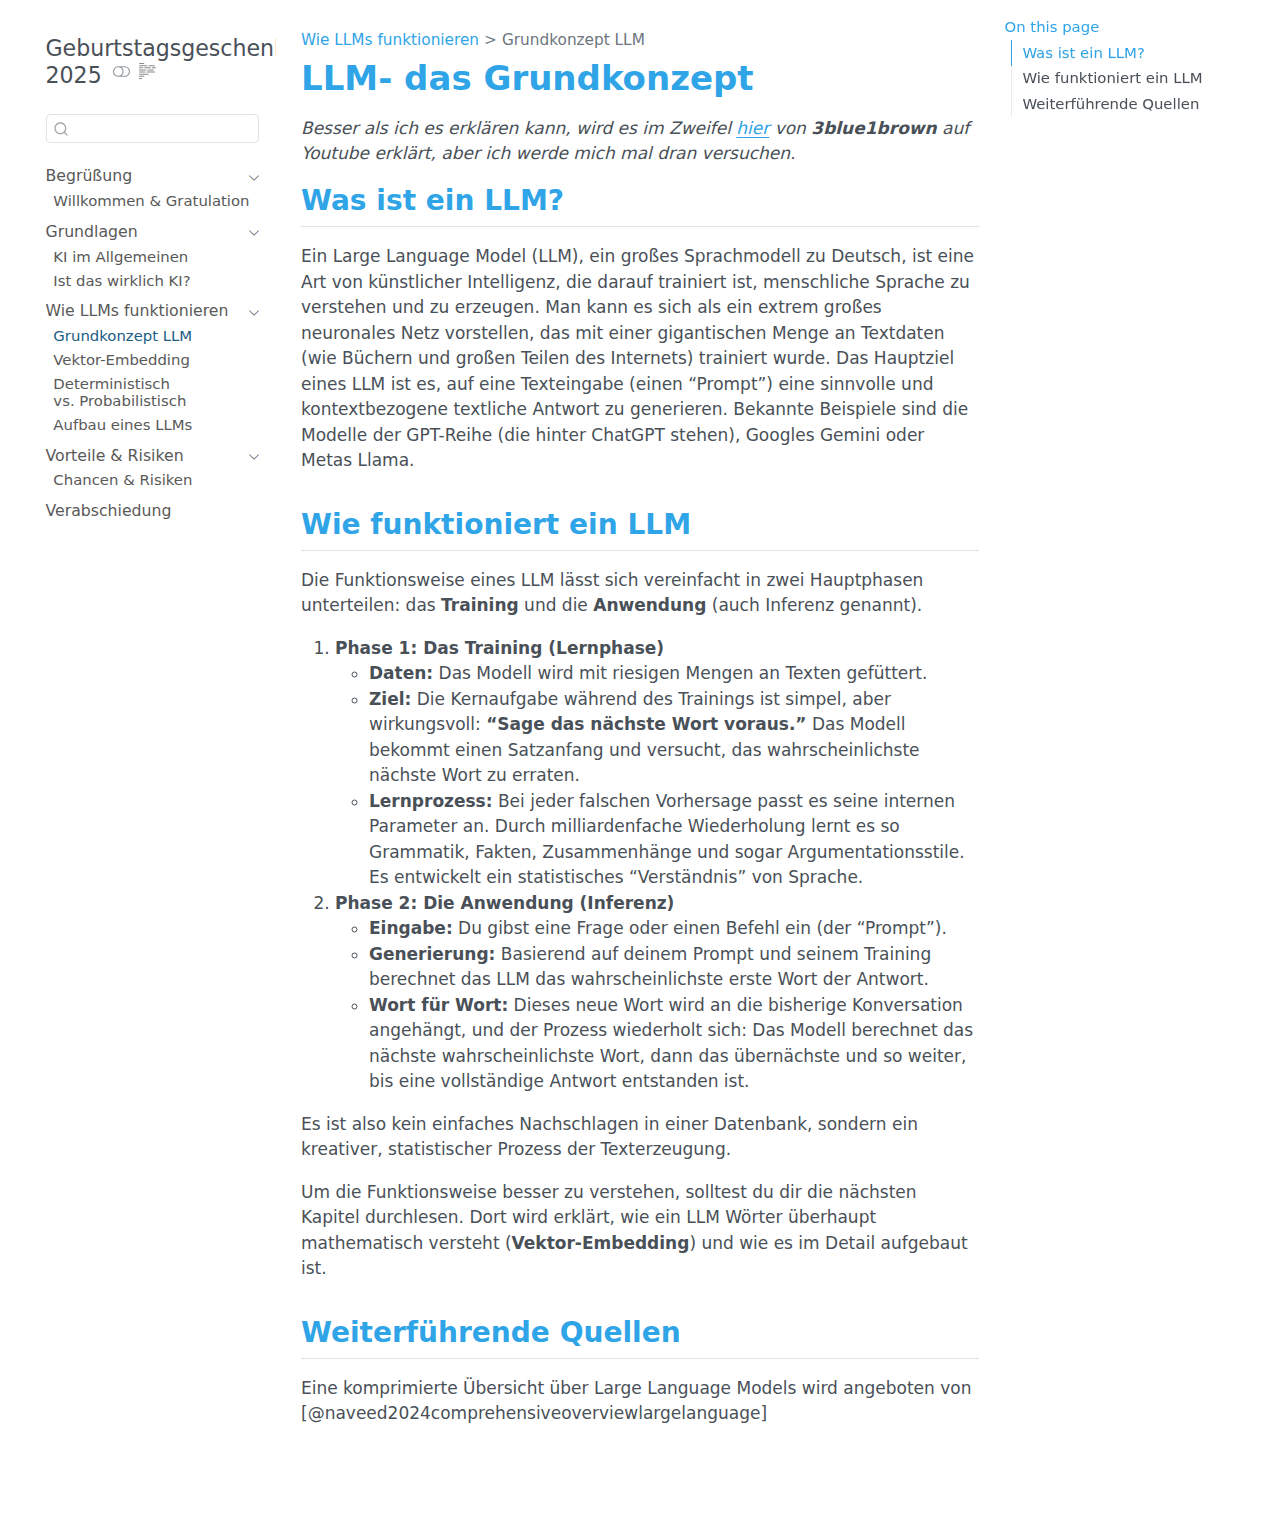
<file: docs/konzept_llm.html>
<!DOCTYPE html>
<html xmlns="http://www.w3.org/1999/xhtml" lang="en" xml:lang="en"><head>

<meta charset="utf-8">
<meta name="generator" content="quarto-1.7.33">

<meta name="viewport" content="width=device-width, initial-scale=1.0, user-scalable=yes">


<title>LLM- das Grundkonzept – Geburtstagsgeschenk 2025</title>
<style>
code{white-space: pre-wrap;}
span.smallcaps{font-variant: small-caps;}
div.columns{display: flex; gap: min(4vw, 1.5em);}
div.column{flex: auto; overflow-x: auto;}
div.hanging-indent{margin-left: 1.5em; text-indent: -1.5em;}
ul.task-list{list-style: none;}
ul.task-list li input[type="checkbox"] {
  width: 0.8em;
  margin: 0 0.8em 0.2em -1em; /* quarto-specific, see https://github.com/quarto-dev/quarto-cli/issues/4556 */ 
  vertical-align: middle;
}
</style>


<script src="site_libs/quarto-nav/quarto-nav.js"></script>
<script src="site_libs/quarto-nav/headroom.min.js"></script>
<script src="site_libs/clipboard/clipboard.min.js"></script>
<script src="site_libs/quarto-search/autocomplete.umd.js"></script>
<script src="site_libs/quarto-search/fuse.min.js"></script>
<script src="site_libs/quarto-search/quarto-search.js"></script>
<meta name="quarto:offset" content="./">
<script src="site_libs/quarto-html/quarto.js" type="module"></script>
<script src="site_libs/quarto-html/tabsets/tabsets.js" type="module"></script>
<script src="site_libs/quarto-html/popper.min.js"></script>
<script src="site_libs/quarto-html/tippy.umd.min.js"></script>
<script src="site_libs/quarto-html/anchor.min.js"></script>
<link href="site_libs/quarto-html/tippy.css" rel="stylesheet">
<link href="site_libs/quarto-html/quarto-syntax-highlighting-ea385d0e468b0dd5ea5bf0780b1290d9.css" rel="stylesheet" class="quarto-color-scheme" id="quarto-text-highlighting-styles">
<link href="site_libs/quarto-html/quarto-syntax-highlighting-dark-bc185b5c5bdbcb35c2eb49d8a876ef70.css" rel="stylesheet" class="quarto-color-scheme quarto-color-alternate" id="quarto-text-highlighting-styles">
<link href="site_libs/quarto-html/quarto-syntax-highlighting-ea385d0e468b0dd5ea5bf0780b1290d9.css" rel="stylesheet" class="quarto-color-scheme-extra" id="quarto-text-highlighting-styles">
<script src="site_libs/bootstrap/bootstrap.min.js"></script>
<link href="site_libs/bootstrap/bootstrap-icons.css" rel="stylesheet">
<link href="site_libs/bootstrap/bootstrap-72b10730c1ee6527289f76fc36b831bd.min.css" rel="stylesheet" append-hash="true" class="quarto-color-scheme" id="quarto-bootstrap" data-mode="light">
<link href="site_libs/bootstrap/bootstrap-dark-08799928d293638fe9563d5c5a2794e5.min.css" rel="stylesheet" append-hash="true" class="quarto-color-scheme quarto-color-alternate" id="quarto-bootstrap" data-mode="dark">
<link href="site_libs/bootstrap/bootstrap-72b10730c1ee6527289f76fc36b831bd.min.css" rel="stylesheet" append-hash="true" class="quarto-color-scheme-extra" id="quarto-bootstrap" data-mode="light">
<script id="quarto-search-options" type="application/json">{
  "location": "sidebar",
  "copy-button": false,
  "collapse-after": 3,
  "panel-placement": "start",
  "type": "textbox",
  "limit": 50,
  "keyboard-shortcut": [
    "f",
    "/",
    "s"
  ],
  "show-item-context": false,
  "language": {
    "search-no-results-text": "No results",
    "search-matching-documents-text": "matching documents",
    "search-copy-link-title": "Copy link to search",
    "search-hide-matches-text": "Hide additional matches",
    "search-more-match-text": "more match in this document",
    "search-more-matches-text": "more matches in this document",
    "search-clear-button-title": "Clear",
    "search-text-placeholder": "",
    "search-detached-cancel-button-title": "Cancel",
    "search-submit-button-title": "Submit",
    "search-label": "Search"
  }
}</script>


<link rel="stylesheet" href="styles.css">
</head>

<body class="nav-sidebar floating quarto-light"><script id="quarto-html-before-body" type="application/javascript">
    const toggleBodyColorMode = (bsSheetEl) => {
      const mode = bsSheetEl.getAttribute("data-mode");
      const bodyEl = window.document.querySelector("body");
      if (mode === "dark") {
        bodyEl.classList.add("quarto-dark");
        bodyEl.classList.remove("quarto-light");
      } else {
        bodyEl.classList.add("quarto-light");
        bodyEl.classList.remove("quarto-dark");
      }
    }
    const toggleBodyColorPrimary = () => {
      const bsSheetEl = window.document.querySelector("link#quarto-bootstrap:not([rel=disabled-stylesheet])");
      if (bsSheetEl) {
        toggleBodyColorMode(bsSheetEl);
      }
    }
    const setColorSchemeToggle = (alternate) => {
      const toggles = window.document.querySelectorAll('.quarto-color-scheme-toggle');
      for (let i=0; i < toggles.length; i++) {
        const toggle = toggles[i];
        if (toggle) {
          if (alternate) {
            toggle.classList.add("alternate");
          } else {
            toggle.classList.remove("alternate");
          }
        }
      }
    };
    const toggleColorMode = (alternate) => {
      // Switch the stylesheets
      const primaryStylesheets = window.document.querySelectorAll('link.quarto-color-scheme:not(.quarto-color-alternate)');
      const alternateStylesheets = window.document.querySelectorAll('link.quarto-color-scheme.quarto-color-alternate');
      manageTransitions('#quarto-margin-sidebar .nav-link', false);
      if (alternate) {
        // note: dark is layered on light, we don't disable primary!
        enableStylesheet(alternateStylesheets);
        for (const sheetNode of alternateStylesheets) {
          if (sheetNode.id === "quarto-bootstrap") {
            toggleBodyColorMode(sheetNode);
          }
        }
      } else {
        disableStylesheet(alternateStylesheets);
        enableStylesheet(primaryStylesheets)
        toggleBodyColorPrimary();
      }
      manageTransitions('#quarto-margin-sidebar .nav-link', true);
      // Switch the toggles
      setColorSchemeToggle(alternate)
      // Hack to workaround the fact that safari doesn't
      // properly recolor the scrollbar when toggling (#1455)
      if (navigator.userAgent.indexOf('Safari') > 0 && navigator.userAgent.indexOf('Chrome') == -1) {
        manageTransitions("body", false);
        window.scrollTo(0, 1);
        setTimeout(() => {
          window.scrollTo(0, 0);
          manageTransitions("body", true);
        }, 40);
      }
    }
    const disableStylesheet = (stylesheets) => {
      for (let i=0; i < stylesheets.length; i++) {
        const stylesheet = stylesheets[i];
        stylesheet.rel = 'disabled-stylesheet';
      }
    }
    const enableStylesheet = (stylesheets) => {
      for (let i=0; i < stylesheets.length; i++) {
        const stylesheet = stylesheets[i];
        if(stylesheet.rel !== 'stylesheet') { // for Chrome, which will still FOUC without this check
          stylesheet.rel = 'stylesheet';
        }
      }
    }
    const manageTransitions = (selector, allowTransitions) => {
      const els = window.document.querySelectorAll(selector);
      for (let i=0; i < els.length; i++) {
        const el = els[i];
        if (allowTransitions) {
          el.classList.remove('notransition');
        } else {
          el.classList.add('notransition');
        }
      }
    }
    const isFileUrl = () => {
      return window.location.protocol === 'file:';
    }
    const hasAlternateSentinel = () => {
      let styleSentinel = getColorSchemeSentinel();
      if (styleSentinel !== null) {
        return styleSentinel === "alternate";
      } else {
        return false;
      }
    }
    const setStyleSentinel = (alternate) => {
      const value = alternate ? "alternate" : "default";
      if (!isFileUrl()) {
        window.localStorage.setItem("quarto-color-scheme", value);
      } else {
        localAlternateSentinel = value;
      }
    }
    const getColorSchemeSentinel = () => {
      if (!isFileUrl()) {
        const storageValue = window.localStorage.getItem("quarto-color-scheme");
        return storageValue != null ? storageValue : localAlternateSentinel;
      } else {
        return localAlternateSentinel;
      }
    }
    const toggleGiscusIfUsed = (isAlternate, darkModeDefault) => {
      const baseTheme = document.querySelector('#giscus-base-theme')?.value ?? 'light';
      const alternateTheme = document.querySelector('#giscus-alt-theme')?.value ?? 'dark';
      let newTheme = '';
      if(authorPrefersDark) {
        newTheme = isAlternate ? baseTheme : alternateTheme;
      } else {
        newTheme = isAlternate ? alternateTheme : baseTheme;
      }
      const changeGiscusTheme = () => {
        // From: https://github.com/giscus/giscus/issues/336
        const sendMessage = (message) => {
          const iframe = document.querySelector('iframe.giscus-frame');
          if (!iframe) return;
          iframe.contentWindow.postMessage({ giscus: message }, 'https://giscus.app');
        }
        sendMessage({
          setConfig: {
            theme: newTheme
          }
        });
      }
      const isGiscussLoaded = window.document.querySelector('iframe.giscus-frame') !== null;
      if (isGiscussLoaded) {
        changeGiscusTheme();
      }
    };
    const authorPrefersDark = false;
    const queryPrefersDark = window.matchMedia('(prefers-color-scheme: dark)');
    const darkModeDefault = queryPrefersDark.matches;
      document.querySelector('link#quarto-text-highlighting-styles.quarto-color-scheme-extra').rel = 'disabled-stylesheet';
      document.querySelector('link#quarto-bootstrap.quarto-color-scheme-extra').rel = 'disabled-stylesheet';
    let localAlternateSentinel = darkModeDefault ? 'alternate' : 'default';
    // Dark / light mode switch
    window.quartoToggleColorScheme = () => {
      // Read the current dark / light value
      let toAlternate = !hasAlternateSentinel();
      toggleColorMode(toAlternate);
      setStyleSentinel(toAlternate);
      toggleGiscusIfUsed(toAlternate, darkModeDefault);
      window.dispatchEvent(new Event('resize'));
    };
    queryPrefersDark.addEventListener("change", e => {
      if(window.localStorage.getItem("quarto-color-scheme") !== null)
        return;
      const alternate = e.matches
      toggleColorMode(alternate);
      localAlternateSentinel = e.matches ? 'alternate' : 'default'; // this is used alongside local storage!
      toggleGiscusIfUsed(alternate, darkModeDefault);
    });
    // Switch to dark mode if need be
    if (hasAlternateSentinel()) {
      toggleColorMode(true);
    } else {
      toggleColorMode(false);
    }
  </script>

<div id="quarto-search-results"></div>
  <header id="quarto-header" class="headroom fixed-top">
  <nav class="quarto-secondary-nav">
    <div class="container-fluid d-flex">
      <button type="button" class="quarto-btn-toggle btn" data-bs-toggle="collapse" role="button" data-bs-target=".quarto-sidebar-collapse-item" aria-controls="quarto-sidebar" aria-expanded="false" aria-label="Toggle sidebar navigation" onclick="if (window.quartoToggleHeadroom) { window.quartoToggleHeadroom(); }">
        <i class="bi bi-layout-text-sidebar-reverse"></i>
      </button>
        <nav class="quarto-page-breadcrumbs" aria-label="breadcrumb"><ol class="breadcrumb"><li class="breadcrumb-item"><a href="./konzept_llm.html">Wie LLMs funktionieren</a></li><li class="breadcrumb-item"><a href="./konzept_llm.html">Grundkonzept LLM</a></li></ol></nav>
        <a class="flex-grow-1" role="navigation" data-bs-toggle="collapse" data-bs-target=".quarto-sidebar-collapse-item" aria-controls="quarto-sidebar" aria-expanded="false" aria-label="Toggle sidebar navigation" onclick="if (window.quartoToggleHeadroom) { window.quartoToggleHeadroom(); }">      
        </a>
      <button type="button" class="btn quarto-search-button" aria-label="Search" onclick="window.quartoOpenSearch();">
        <i class="bi bi-search"></i>
      </button>
    </div>
  </nav>
</header>
<!-- content -->
<div id="quarto-content" class="quarto-container page-columns page-rows-contents page-layout-article">
<!-- sidebar -->
  <nav id="quarto-sidebar" class="sidebar collapse collapse-horizontal quarto-sidebar-collapse-item sidebar-navigation floating overflow-auto">
    <div class="pt-lg-2 mt-2 text-left sidebar-header">
    <div class="sidebar-title mb-0 py-0">
      <a href="./">Geburtstagsgeschenk 2025</a> 
        <div class="sidebar-tools-main">
  <a href="" class="quarto-color-scheme-toggle quarto-navigation-tool  px-1" onclick="window.quartoToggleColorScheme(); return false;" title="Toggle dark mode"><i class="bi"></i></a>
  <a href="" class="quarto-reader-toggle quarto-navigation-tool px-1" onclick="window.quartoToggleReader(); return false;" title="Toggle reader mode">
  <div class="quarto-reader-toggle-btn">
  <i class="bi"></i>
  </div>
</a>
</div>
    </div>
      </div>
        <div class="mt-2 flex-shrink-0 align-items-center">
        <div class="sidebar-search">
        <div id="quarto-search" class="" title="Search"></div>
        </div>
        </div>
    <div class="sidebar-menu-container"> 
    <ul class="list-unstyled mt-1">
        <li class="sidebar-item sidebar-item-section">
      <div class="sidebar-item-container"> 
            <a class="sidebar-item-text sidebar-link text-start" data-bs-toggle="collapse" data-bs-target="#quarto-sidebar-section-1" role="navigation" aria-expanded="true">
 <span class="menu-text">Begrüßung</span></a>
          <a class="sidebar-item-toggle text-start" data-bs-toggle="collapse" data-bs-target="#quarto-sidebar-section-1" role="navigation" aria-expanded="true" aria-label="Toggle section">
            <i class="bi bi-chevron-right ms-2"></i>
          </a> 
      </div>
      <ul id="quarto-sidebar-section-1" class="collapse list-unstyled sidebar-section depth1 show">  
          <li class="sidebar-item">
  <div class="sidebar-item-container"> 
  <a href="./index.html" class="sidebar-item-text sidebar-link">
 <span class="menu-text">Willkommen &amp; Gratulation</span></a>
  </div>
</li>
      </ul>
  </li>
        <li class="sidebar-item sidebar-item-section">
      <div class="sidebar-item-container"> 
            <a class="sidebar-item-text sidebar-link text-start" data-bs-toggle="collapse" data-bs-target="#quarto-sidebar-section-2" role="navigation" aria-expanded="true">
 <span class="menu-text">Grundlagen</span></a>
          <a class="sidebar-item-toggle text-start" data-bs-toggle="collapse" data-bs-target="#quarto-sidebar-section-2" role="navigation" aria-expanded="true" aria-label="Toggle section">
            <i class="bi bi-chevron-right ms-2"></i>
          </a> 
      </div>
      <ul id="quarto-sidebar-section-2" class="collapse list-unstyled sidebar-section depth1 show">  
          <li class="sidebar-item">
  <div class="sidebar-item-container"> 
  <a href="./ki_allgemein.html" class="sidebar-item-text sidebar-link">
 <span class="menu-text">KI im Allgemeinen</span></a>
  </div>
</li>
          <li class="sidebar-item">
  <div class="sidebar-item-container"> 
  <a href="./ki_philosophische_Sicht.html" class="sidebar-item-text sidebar-link">
 <span class="menu-text">Ist das wirklich KI?</span></a>
  </div>
</li>
      </ul>
  </li>
        <li class="sidebar-item sidebar-item-section">
      <div class="sidebar-item-container"> 
            <a class="sidebar-item-text sidebar-link text-start" data-bs-toggle="collapse" data-bs-target="#quarto-sidebar-section-3" role="navigation" aria-expanded="true">
 <span class="menu-text">Wie LLMs funktionieren</span></a>
          <a class="sidebar-item-toggle text-start" data-bs-toggle="collapse" data-bs-target="#quarto-sidebar-section-3" role="navigation" aria-expanded="true" aria-label="Toggle section">
            <i class="bi bi-chevron-right ms-2"></i>
          </a> 
      </div>
      <ul id="quarto-sidebar-section-3" class="collapse list-unstyled sidebar-section depth1 show">  
          <li class="sidebar-item">
  <div class="sidebar-item-container"> 
  <a href="./konzept_llm.html" class="sidebar-item-text sidebar-link active">
 <span class="menu-text">Grundkonzept LLM</span></a>
  </div>
</li>
          <li class="sidebar-item">
  <div class="sidebar-item-container"> 
  <a href="./vektor_embedding.html" class="sidebar-item-text sidebar-link">
 <span class="menu-text">Vektor-Embedding</span></a>
  </div>
</li>
          <li class="sidebar-item">
  <div class="sidebar-item-container"> 
  <a href="./deterministisch_vs_probabilistisch.html" class="sidebar-item-text sidebar-link">
 <span class="menu-text">Deterministisch vs.&nbsp;Probabilistisch</span></a>
  </div>
</li>
          <li class="sidebar-item">
  <div class="sidebar-item-container"> 
  <a href="./aufbau_llm.html" class="sidebar-item-text sidebar-link">
 <span class="menu-text">Aufbau eines LLMs</span></a>
  </div>
</li>
      </ul>
  </li>
        <li class="sidebar-item sidebar-item-section">
      <div class="sidebar-item-container"> 
            <a class="sidebar-item-text sidebar-link text-start" data-bs-toggle="collapse" data-bs-target="#quarto-sidebar-section-4" role="navigation" aria-expanded="true">
 <span class="menu-text">Vorteile &amp; Risiken</span></a>
          <a class="sidebar-item-toggle text-start" data-bs-toggle="collapse" data-bs-target="#quarto-sidebar-section-4" role="navigation" aria-expanded="true" aria-label="Toggle section">
            <i class="bi bi-chevron-right ms-2"></i>
          </a> 
      </div>
      <ul id="quarto-sidebar-section-4" class="collapse list-unstyled sidebar-section depth1 show">  
          <li class="sidebar-item">
  <div class="sidebar-item-container"> 
  <a href="./chancen_risiken.html" class="sidebar-item-text sidebar-link">
 <span class="menu-text">Chancen &amp; Risiken</span></a>
  </div>
</li>
      </ul>
  </li>
        <li class="sidebar-item">
  <div class="sidebar-item-container"> 
  <a href="./abschied.html" class="sidebar-item-text sidebar-link">
 <span class="menu-text">Verabschiedung</span></a>
  </div>
</li>
    </ul>
    </div>
</nav>
<div id="quarto-sidebar-glass" class="quarto-sidebar-collapse-item" data-bs-toggle="collapse" data-bs-target=".quarto-sidebar-collapse-item"></div>
<!-- margin-sidebar -->
    <div id="quarto-margin-sidebar" class="sidebar margin-sidebar">
        <nav id="TOC" role="doc-toc" class="toc-active">
    <h2 id="toc-title">On this page</h2>
   
  <ul>
  <li><a href="#was-ist-ein-llm" id="toc-was-ist-ein-llm" class="nav-link active" data-scroll-target="#was-ist-ein-llm">Was ist ein LLM?</a></li>
  <li><a href="#wie-funktioniert-ein-llm" id="toc-wie-funktioniert-ein-llm" class="nav-link" data-scroll-target="#wie-funktioniert-ein-llm">Wie funktioniert ein LLM</a></li>
  <li><a href="#weiterführende-quellen" id="toc-weiterführende-quellen" class="nav-link" data-scroll-target="#weiterführende-quellen">Weiterführende Quellen</a></li>
  </ul>
</nav>
    </div>
<!-- main -->
<main class="content" id="quarto-document-content">


<header id="title-block-header" class="quarto-title-block default"><nav class="quarto-page-breadcrumbs quarto-title-breadcrumbs d-none d-lg-block" aria-label="breadcrumb"><ol class="breadcrumb"><li class="breadcrumb-item"><a href="./konzept_llm.html">Wie LLMs funktionieren</a></li><li class="breadcrumb-item"><a href="./konzept_llm.html">Grundkonzept LLM</a></li></ol></nav>
<div class="quarto-title">
<h1 class="title">LLM- das Grundkonzept</h1>
</div>



<div class="quarto-title-meta">

    
  
    
  </div>
  


</header>


<p><em>Besser als ich es erklären kann, wird es im Zweifel <a href="https://www.youtube.com/watch?v=LPZh9BOjkQs">hier</a> von <strong>3blue1brown</strong> auf Youtube erklärt, aber ich werde mich mal dran versuchen.</em></p>
<section id="was-ist-ein-llm" class="level2">
<h2 class="anchored" data-anchor-id="was-ist-ein-llm">Was ist ein LLM?</h2>
<p>Ein Large Language Model (LLM), ein großes Sprachmodell zu Deutsch, ist eine Art von künstlicher Intelligenz, die darauf trainiert ist, menschliche Sprache zu verstehen und zu erzeugen. Man kann es sich als ein extrem großes neuronales Netz vorstellen, das mit einer gigantischen Menge an Textdaten (wie Büchern und großen Teilen des Internets) trainiert wurde. Das Hauptziel eines LLM ist es, auf eine Texteingabe (einen “Prompt”) eine sinnvolle und kontextbezogene textliche Antwort zu generieren. Bekannte Beispiele sind die Modelle der GPT-Reihe (die hinter ChatGPT stehen), Googles Gemini oder Metas Llama.</p>
</section>
<section id="wie-funktioniert-ein-llm" class="level2">
<h2 class="anchored" data-anchor-id="wie-funktioniert-ein-llm">Wie funktioniert ein LLM</h2>
<p>Die Funktionsweise eines LLM lässt sich vereinfacht in zwei Hauptphasen unterteilen: das <strong>Training</strong> und die <strong>Anwendung</strong> (auch Inferenz genannt).</p>
<ol type="1">
<li><strong>Phase 1: Das Training (Lernphase)</strong>
<ul>
<li><strong>Daten:</strong> Das Modell wird mit riesigen Mengen an Texten gefüttert.</li>
<li><strong>Ziel:</strong> Die Kernaufgabe während des Trainings ist simpel, aber wirkungsvoll: <strong>“Sage das nächste Wort voraus.”</strong> Das Modell bekommt einen Satzanfang und versucht, das wahrscheinlichste nächste Wort zu erraten.</li>
<li><strong>Lernprozess:</strong> Bei jeder falschen Vorhersage passt es seine internen Parameter an. Durch milliardenfache Wiederholung lernt es so Grammatik, Fakten, Zusammenhänge und sogar Argumentationsstile. Es entwickelt ein statistisches “Verständnis” von Sprache.</li>
</ul></li>
<li><strong>Phase 2: Die Anwendung (Inferenz)</strong>
<ul>
<li><strong>Eingabe:</strong> Du gibst eine Frage oder einen Befehl ein (der “Prompt”).</li>
<li><strong>Generierung:</strong> Basierend auf deinem Prompt und seinem Training berechnet das LLM das wahrscheinlichste erste Wort der Antwort.</li>
<li><strong>Wort für Wort:</strong> Dieses neue Wort wird an die bisherige Konversation angehängt, und der Prozess wiederholt sich: Das Modell berechnet das nächste wahrscheinlichste Wort, dann das übernächste und so weiter, bis eine vollständige Antwort entstanden ist.</li>
</ul></li>
</ol>
<p>Es ist also kein einfaches Nachschlagen in einer Datenbank, sondern ein kreativer, statistischer Prozess der Texterzeugung.</p>
<p>Um die Funktionsweise besser zu verstehen, solltest du dir die nächsten Kapitel durchlesen. Dort wird erklärt, wie ein LLM Wörter überhaupt mathematisch versteht (<strong>Vektor-Embedding</strong>) und wie es im Detail aufgebaut ist.</p>
</section>
<section id="weiterführende-quellen" class="level2">
<h2 class="anchored" data-anchor-id="weiterführende-quellen">Weiterführende Quellen</h2>
<p>Eine komprimierte Übersicht über Large Language Models wird angeboten von <span class="citation" data-cites="naveed2024comprehensiveoverviewlargelanguage">[@naveed2024comprehensiveoverviewlargelanguage]</span></p>


</section>

</main> <!-- /main -->
<script id="quarto-html-after-body" type="application/javascript">
  window.document.addEventListener("DOMContentLoaded", function (event) {
    // Ensure there is a toggle, if there isn't float one in the top right
    if (window.document.querySelector('.quarto-color-scheme-toggle') === null) {
      const a = window.document.createElement('a');
      a.classList.add('top-right');
      a.classList.add('quarto-color-scheme-toggle');
      a.href = "";
      a.onclick = function() { try { window.quartoToggleColorScheme(); } catch {} return false; };
      const i = window.document.createElement("i");
      i.classList.add('bi');
      a.appendChild(i);
      window.document.body.appendChild(a);
    }
    setColorSchemeToggle(hasAlternateSentinel())
    const icon = "";
    const anchorJS = new window.AnchorJS();
    anchorJS.options = {
      placement: 'right',
      icon: icon
    };
    anchorJS.add('.anchored');
    const isCodeAnnotation = (el) => {
      for (const clz of el.classList) {
        if (clz.startsWith('code-annotation-')) {                     
          return true;
        }
      }
      return false;
    }
    const onCopySuccess = function(e) {
      // button target
      const button = e.trigger;
      // don't keep focus
      button.blur();
      // flash "checked"
      button.classList.add('code-copy-button-checked');
      var currentTitle = button.getAttribute("title");
      button.setAttribute("title", "Copied!");
      let tooltip;
      if (window.bootstrap) {
        button.setAttribute("data-bs-toggle", "tooltip");
        button.setAttribute("data-bs-placement", "left");
        button.setAttribute("data-bs-title", "Copied!");
        tooltip = new bootstrap.Tooltip(button, 
          { trigger: "manual", 
            customClass: "code-copy-button-tooltip",
            offset: [0, -8]});
        tooltip.show();    
      }
      setTimeout(function() {
        if (tooltip) {
          tooltip.hide();
          button.removeAttribute("data-bs-title");
          button.removeAttribute("data-bs-toggle");
          button.removeAttribute("data-bs-placement");
        }
        button.setAttribute("title", currentTitle);
        button.classList.remove('code-copy-button-checked');
      }, 1000);
      // clear code selection
      e.clearSelection();
    }
    const getTextToCopy = function(trigger) {
        const codeEl = trigger.previousElementSibling.cloneNode(true);
        for (const childEl of codeEl.children) {
          if (isCodeAnnotation(childEl)) {
            childEl.remove();
          }
        }
        return codeEl.innerText;
    }
    const clipboard = new window.ClipboardJS('.code-copy-button:not([data-in-quarto-modal])', {
      text: getTextToCopy
    });
    clipboard.on('success', onCopySuccess);
    if (window.document.getElementById('quarto-embedded-source-code-modal')) {
      const clipboardModal = new window.ClipboardJS('.code-copy-button[data-in-quarto-modal]', {
        text: getTextToCopy,
        container: window.document.getElementById('quarto-embedded-source-code-modal')
      });
      clipboardModal.on('success', onCopySuccess);
    }
      var localhostRegex = new RegExp(/^(?:http|https):\/\/localhost\:?[0-9]*\//);
      var mailtoRegex = new RegExp(/^mailto:/);
        var filterRegex = new RegExp('/' + window.location.host + '/');
      var isInternal = (href) => {
          return filterRegex.test(href) || localhostRegex.test(href) || mailtoRegex.test(href);
      }
      // Inspect non-navigation links and adorn them if external
     var links = window.document.querySelectorAll('a[href]:not(.nav-link):not(.navbar-brand):not(.toc-action):not(.sidebar-link):not(.sidebar-item-toggle):not(.pagination-link):not(.no-external):not([aria-hidden]):not(.dropdown-item):not(.quarto-navigation-tool):not(.about-link)');
      for (var i=0; i<links.length; i++) {
        const link = links[i];
        if (!isInternal(link.href)) {
          // undo the damage that might have been done by quarto-nav.js in the case of
          // links that we want to consider external
          if (link.dataset.originalHref !== undefined) {
            link.href = link.dataset.originalHref;
          }
        }
      }
    function tippyHover(el, contentFn, onTriggerFn, onUntriggerFn) {
      const config = {
        allowHTML: true,
        maxWidth: 500,
        delay: 100,
        arrow: false,
        appendTo: function(el) {
            return el.parentElement;
        },
        interactive: true,
        interactiveBorder: 10,
        theme: 'quarto',
        placement: 'bottom-start',
      };
      if (contentFn) {
        config.content = contentFn;
      }
      if (onTriggerFn) {
        config.onTrigger = onTriggerFn;
      }
      if (onUntriggerFn) {
        config.onUntrigger = onUntriggerFn;
      }
      window.tippy(el, config); 
    }
    const noterefs = window.document.querySelectorAll('a[role="doc-noteref"]');
    for (var i=0; i<noterefs.length; i++) {
      const ref = noterefs[i];
      tippyHover(ref, function() {
        // use id or data attribute instead here
        let href = ref.getAttribute('data-footnote-href') || ref.getAttribute('href');
        try { href = new URL(href).hash; } catch {}
        const id = href.replace(/^#\/?/, "");
        const note = window.document.getElementById(id);
        if (note) {
          return note.innerHTML;
        } else {
          return "";
        }
      });
    }
    const xrefs = window.document.querySelectorAll('a.quarto-xref');
    const processXRef = (id, note) => {
      // Strip column container classes
      const stripColumnClz = (el) => {
        el.classList.remove("page-full", "page-columns");
        if (el.children) {
          for (const child of el.children) {
            stripColumnClz(child);
          }
        }
      }
      stripColumnClz(note)
      if (id === null || id.startsWith('sec-')) {
        // Special case sections, only their first couple elements
        const container = document.createElement("div");
        if (note.children && note.children.length > 2) {
          container.appendChild(note.children[0].cloneNode(true));
          for (let i = 1; i < note.children.length; i++) {
            const child = note.children[i];
            if (child.tagName === "P" && child.innerText === "") {
              continue;
            } else {
              container.appendChild(child.cloneNode(true));
              break;
            }
          }
          if (window.Quarto?.typesetMath) {
            window.Quarto.typesetMath(container);
          }
          return container.innerHTML
        } else {
          if (window.Quarto?.typesetMath) {
            window.Quarto.typesetMath(note);
          }
          return note.innerHTML;
        }
      } else {
        // Remove any anchor links if they are present
        const anchorLink = note.querySelector('a.anchorjs-link');
        if (anchorLink) {
          anchorLink.remove();
        }
        if (window.Quarto?.typesetMath) {
          window.Quarto.typesetMath(note);
        }
        if (note.classList.contains("callout")) {
          return note.outerHTML;
        } else {
          return note.innerHTML;
        }
      }
    }
    for (var i=0; i<xrefs.length; i++) {
      const xref = xrefs[i];
      tippyHover(xref, undefined, function(instance) {
        instance.disable();
        let url = xref.getAttribute('href');
        let hash = undefined; 
        if (url.startsWith('#')) {
          hash = url;
        } else {
          try { hash = new URL(url).hash; } catch {}
        }
        if (hash) {
          const id = hash.replace(/^#\/?/, "");
          const note = window.document.getElementById(id);
          if (note !== null) {
            try {
              const html = processXRef(id, note.cloneNode(true));
              instance.setContent(html);
            } finally {
              instance.enable();
              instance.show();
            }
          } else {
            // See if we can fetch this
            fetch(url.split('#')[0])
            .then(res => res.text())
            .then(html => {
              const parser = new DOMParser();
              const htmlDoc = parser.parseFromString(html, "text/html");
              const note = htmlDoc.getElementById(id);
              if (note !== null) {
                const html = processXRef(id, note);
                instance.setContent(html);
              } 
            }).finally(() => {
              instance.enable();
              instance.show();
            });
          }
        } else {
          // See if we can fetch a full url (with no hash to target)
          // This is a special case and we should probably do some content thinning / targeting
          fetch(url)
          .then(res => res.text())
          .then(html => {
            const parser = new DOMParser();
            const htmlDoc = parser.parseFromString(html, "text/html");
            const note = htmlDoc.querySelector('main.content');
            if (note !== null) {
              // This should only happen for chapter cross references
              // (since there is no id in the URL)
              // remove the first header
              if (note.children.length > 0 && note.children[0].tagName === "HEADER") {
                note.children[0].remove();
              }
              const html = processXRef(null, note);
              instance.setContent(html);
            } 
          }).finally(() => {
            instance.enable();
            instance.show();
          });
        }
      }, function(instance) {
      });
    }
        let selectedAnnoteEl;
        const selectorForAnnotation = ( cell, annotation) => {
          let cellAttr = 'data-code-cell="' + cell + '"';
          let lineAttr = 'data-code-annotation="' +  annotation + '"';
          const selector = 'span[' + cellAttr + '][' + lineAttr + ']';
          return selector;
        }
        const selectCodeLines = (annoteEl) => {
          const doc = window.document;
          const targetCell = annoteEl.getAttribute("data-target-cell");
          const targetAnnotation = annoteEl.getAttribute("data-target-annotation");
          const annoteSpan = window.document.querySelector(selectorForAnnotation(targetCell, targetAnnotation));
          const lines = annoteSpan.getAttribute("data-code-lines").split(",");
          const lineIds = lines.map((line) => {
            return targetCell + "-" + line;
          })
          let top = null;
          let height = null;
          let parent = null;
          if (lineIds.length > 0) {
              //compute the position of the single el (top and bottom and make a div)
              const el = window.document.getElementById(lineIds[0]);
              top = el.offsetTop;
              height = el.offsetHeight;
              parent = el.parentElement.parentElement;
            if (lineIds.length > 1) {
              const lastEl = window.document.getElementById(lineIds[lineIds.length - 1]);
              const bottom = lastEl.offsetTop + lastEl.offsetHeight;
              height = bottom - top;
            }
            if (top !== null && height !== null && parent !== null) {
              // cook up a div (if necessary) and position it 
              let div = window.document.getElementById("code-annotation-line-highlight");
              if (div === null) {
                div = window.document.createElement("div");
                div.setAttribute("id", "code-annotation-line-highlight");
                div.style.position = 'absolute';
                parent.appendChild(div);
              }
              div.style.top = top - 2 + "px";
              div.style.height = height + 4 + "px";
              div.style.left = 0;
              let gutterDiv = window.document.getElementById("code-annotation-line-highlight-gutter");
              if (gutterDiv === null) {
                gutterDiv = window.document.createElement("div");
                gutterDiv.setAttribute("id", "code-annotation-line-highlight-gutter");
                gutterDiv.style.position = 'absolute';
                const codeCell = window.document.getElementById(targetCell);
                const gutter = codeCell.querySelector('.code-annotation-gutter');
                gutter.appendChild(gutterDiv);
              }
              gutterDiv.style.top = top - 2 + "px";
              gutterDiv.style.height = height + 4 + "px";
            }
            selectedAnnoteEl = annoteEl;
          }
        };
        const unselectCodeLines = () => {
          const elementsIds = ["code-annotation-line-highlight", "code-annotation-line-highlight-gutter"];
          elementsIds.forEach((elId) => {
            const div = window.document.getElementById(elId);
            if (div) {
              div.remove();
            }
          });
          selectedAnnoteEl = undefined;
        };
          // Handle positioning of the toggle
      window.addEventListener(
        "resize",
        throttle(() => {
          elRect = undefined;
          if (selectedAnnoteEl) {
            selectCodeLines(selectedAnnoteEl);
          }
        }, 10)
      );
      function throttle(fn, ms) {
      let throttle = false;
      let timer;
        return (...args) => {
          if(!throttle) { // first call gets through
              fn.apply(this, args);
              throttle = true;
          } else { // all the others get throttled
              if(timer) clearTimeout(timer); // cancel #2
              timer = setTimeout(() => {
                fn.apply(this, args);
                timer = throttle = false;
              }, ms);
          }
        };
      }
        // Attach click handler to the DT
        const annoteDls = window.document.querySelectorAll('dt[data-target-cell]');
        for (const annoteDlNode of annoteDls) {
          annoteDlNode.addEventListener('click', (event) => {
            const clickedEl = event.target;
            if (clickedEl !== selectedAnnoteEl) {
              unselectCodeLines();
              const activeEl = window.document.querySelector('dt[data-target-cell].code-annotation-active');
              if (activeEl) {
                activeEl.classList.remove('code-annotation-active');
              }
              selectCodeLines(clickedEl);
              clickedEl.classList.add('code-annotation-active');
            } else {
              // Unselect the line
              unselectCodeLines();
              clickedEl.classList.remove('code-annotation-active');
            }
          });
        }
    const findCites = (el) => {
      const parentEl = el.parentElement;
      if (parentEl) {
        const cites = parentEl.dataset.cites;
        if (cites) {
          return {
            el,
            cites: cites.split(' ')
          };
        } else {
          return findCites(el.parentElement)
        }
      } else {
        return undefined;
      }
    };
    var bibliorefs = window.document.querySelectorAll('a[role="doc-biblioref"]');
    for (var i=0; i<bibliorefs.length; i++) {
      const ref = bibliorefs[i];
      const citeInfo = findCites(ref);
      if (citeInfo) {
        tippyHover(citeInfo.el, function() {
          var popup = window.document.createElement('div');
          citeInfo.cites.forEach(function(cite) {
            var citeDiv = window.document.createElement('div');
            citeDiv.classList.add('hanging-indent');
            citeDiv.classList.add('csl-entry');
            var biblioDiv = window.document.getElementById('ref-' + cite);
            if (biblioDiv) {
              citeDiv.innerHTML = biblioDiv.innerHTML;
            }
            popup.appendChild(citeDiv);
          });
          return popup.innerHTML;
        });
      }
    }
  });
  </script>
</div> <!-- /content -->




</body></html>
</file>
<file: docs/site_libs/quarto-html/tippy.css>
.tippy-box[data-animation=fade][data-state=hidden]{opacity:0}[data-tippy-root]{max-width:calc(100vw - 10px)}.tippy-box{position:relative;background-color:#333;color:#fff;border-radius:4px;font-size:14px;line-height:1.4;white-space:normal;outline:0;transition-property:transform,visibility,opacity}.tippy-box[data-placement^=top]>.tippy-arrow{bottom:0}.tippy-box[data-placement^=top]>.tippy-arrow:before{bottom:-7px;left:0;border-width:8px 8px 0;border-top-color:initial;transform-origin:center top}.tippy-box[data-placement^=bottom]>.tippy-arrow{top:0}.tippy-box[data-placement^=bottom]>.tippy-arrow:before{top:-7px;left:0;border-width:0 8px 8px;border-bottom-color:initial;transform-origin:center bottom}.tippy-box[data-placement^=left]>.tippy-arrow{right:0}.tippy-box[data-placement^=left]>.tippy-arrow:before{border-width:8px 0 8px 8px;border-left-color:initial;right:-7px;transform-origin:center left}.tippy-box[data-placement^=right]>.tippy-arrow{left:0}.tippy-box[data-placement^=right]>.tippy-arrow:before{left:-7px;border-width:8px 8px 8px 0;border-right-color:initial;transform-origin:center right}.tippy-box[data-inertia][data-state=visible]{transition-timing-function:cubic-bezier(.54,1.5,.38,1.11)}.tippy-arrow{width:16px;height:16px;color:#333}.tippy-arrow:before{content:"";position:absolute;border-color:transparent;border-style:solid}.tippy-content{position:relative;padding:5px 9px;z-index:1}
</file>
<file: docs/site_libs/quarto-html/quarto-syntax-highlighting-ea385d0e468b0dd5ea5bf0780b1290d9.css>
/* quarto syntax highlight colors */
:root {
  --quarto-hl-ot-color: #003B4F;
  --quarto-hl-at-color: #657422;
  --quarto-hl-ss-color: #20794D;
  --quarto-hl-an-color: #5E5E5E;
  --quarto-hl-fu-color: #4758AB;
  --quarto-hl-st-color: #20794D;
  --quarto-hl-cf-color: #003B4F;
  --quarto-hl-op-color: #5E5E5E;
  --quarto-hl-er-color: #AD0000;
  --quarto-hl-bn-color: #AD0000;
  --quarto-hl-al-color: #AD0000;
  --quarto-hl-va-color: #111111;
  --quarto-hl-bu-color: inherit;
  --quarto-hl-ex-color: inherit;
  --quarto-hl-pp-color: #AD0000;
  --quarto-hl-in-color: #5E5E5E;
  --quarto-hl-vs-color: #20794D;
  --quarto-hl-wa-color: #5E5E5E;
  --quarto-hl-do-color: #5E5E5E;
  --quarto-hl-im-color: #00769E;
  --quarto-hl-ch-color: #20794D;
  --quarto-hl-dt-color: #AD0000;
  --quarto-hl-fl-color: #AD0000;
  --quarto-hl-co-color: #5E5E5E;
  --quarto-hl-cv-color: #5E5E5E;
  --quarto-hl-cn-color: #8f5902;
  --quarto-hl-sc-color: #5E5E5E;
  --quarto-hl-dv-color: #AD0000;
  --quarto-hl-kw-color: #003B4F;
}

/* other quarto variables */
:root {
  --quarto-font-monospace: SFMono-Regular, Menlo, Monaco, Consolas, "Liberation Mono", "Courier New", monospace;
}

/* syntax highlight based on Pandoc's rules */
pre > code.sourceCode > span {
  color: #003B4F;
}

code.sourceCode > span {
  color: #003B4F;
}

div.sourceCode,
div.sourceCode pre.sourceCode {
  color: #003B4F;
}

/* Normal */
code span {
  color: #003B4F;
}

/* Alert */
code span.al {
  color: #AD0000;
  font-style: inherit;
}

/* Annotation */
code span.an {
  color: #5E5E5E;
  font-style: inherit;
}

/* Attribute */
code span.at {
  color: #657422;
  font-style: inherit;
}

/* BaseN */
code span.bn {
  color: #AD0000;
  font-style: inherit;
}

/* BuiltIn */
code span.bu {
  font-style: inherit;
}

/* ControlFlow */
code span.cf {
  color: #003B4F;
  font-weight: bold;
  font-style: inherit;
}

/* Char */
code span.ch {
  color: #20794D;
  font-style: inherit;
}

/* Constant */
code span.cn {
  color: #8f5902;
  font-style: inherit;
}

/* Comment */
code span.co {
  color: #5E5E5E;
  font-style: inherit;
}

/* CommentVar */
code span.cv {
  color: #5E5E5E;
  font-style: italic;
}

/* Documentation */
code span.do {
  color: #5E5E5E;
  font-style: italic;
}

/* DataType */
code span.dt {
  color: #AD0000;
  font-style: inherit;
}

/* DecVal */
code span.dv {
  color: #AD0000;
  font-style: inherit;
}

/* Error */
code span.er {
  color: #AD0000;
  font-style: inherit;
}

/* Extension */
code span.ex {
  font-style: inherit;
}

/* Float */
code span.fl {
  color: #AD0000;
  font-style: inherit;
}

/* Function */
code span.fu {
  color: #4758AB;
  font-style: inherit;
}

/* Import */
code span.im {
  color: #00769E;
  font-style: inherit;
}

/* Information */
code span.in {
  color: #5E5E5E;
  font-style: inherit;
}

/* Keyword */
code span.kw {
  color: #003B4F;
  font-weight: bold;
  font-style: inherit;
}

/* Operator */
code span.op {
  color: #5E5E5E;
  font-style: inherit;
}

/* Other */
code span.ot {
  color: #003B4F;
  font-style: inherit;
}

/* Preprocessor */
code span.pp {
  color: #AD0000;
  font-style: inherit;
}

/* SpecialChar */
code span.sc {
  color: #5E5E5E;
  font-style: inherit;
}

/* SpecialString */
code span.ss {
  color: #20794D;
  font-style: inherit;
}

/* String */
code span.st {
  color: #20794D;
  font-style: inherit;
}

/* Variable */
code span.va {
  color: #111111;
  font-style: inherit;
}

/* VerbatimString */
code span.vs {
  color: #20794D;
  font-style: inherit;
}

/* Warning */
code span.wa {
  color: #5E5E5E;
  font-style: italic;
}

.prevent-inlining {
  content: "</";
}

/*# sourceMappingURL=538754cbb4183396a2435bcb80637e05.css.map */
</file>
<file: docs/site_libs/quarto-html/quarto-syntax-highlighting-dark-bc185b5c5bdbcb35c2eb49d8a876ef70.css>
/* quarto syntax highlight colors */
:root {
  --quarto-hl-al-color: #f07178;
  --quarto-hl-an-color: #d4d0ab;
  --quarto-hl-at-color: #00e0e0;
  --quarto-hl-bn-color: #d4d0ab;
  --quarto-hl-bu-color: #abe338;
  --quarto-hl-ch-color: #abe338;
  --quarto-hl-co-color: #f8f8f2;
  --quarto-hl-cv-color: #ffd700;
  --quarto-hl-cn-color: #ffd700;
  --quarto-hl-cf-color: #ffa07a;
  --quarto-hl-dt-color: #ffa07a;
  --quarto-hl-dv-color: #d4d0ab;
  --quarto-hl-do-color: #f8f8f2;
  --quarto-hl-er-color: #f07178;
  --quarto-hl-ex-color: #00e0e0;
  --quarto-hl-fl-color: #d4d0ab;
  --quarto-hl-fu-color: #ffa07a;
  --quarto-hl-im-color: #abe338;
  --quarto-hl-in-color: #d4d0ab;
  --quarto-hl-kw-color: #ffa07a;
  --quarto-hl-op-color: #ffa07a;
  --quarto-hl-ot-color: #00e0e0;
  --quarto-hl-pp-color: #dcc6e0;
  --quarto-hl-re-color: #00e0e0;
  --quarto-hl-sc-color: #abe338;
  --quarto-hl-ss-color: #abe338;
  --quarto-hl-st-color: #abe338;
  --quarto-hl-va-color: #00e0e0;
  --quarto-hl-vs-color: #abe338;
  --quarto-hl-wa-color: #dcc6e0;
}

/* other quarto variables */
:root {
  --quarto-font-monospace: SFMono-Regular, Menlo, Monaco, Consolas, "Liberation Mono", "Courier New", monospace;
}

/* syntax highlight based on Pandoc's rules */
pre > code.sourceCode > span {
  color: #f8f8f2;
}

code.sourceCode > span {
  color: #f8f8f2;
}

div.sourceCode,
div.sourceCode pre.sourceCode {
  color: #f8f8f2;
}

/* Normal */
code span {
  color: #f8f8f2;
}

/* Alert */
code span.al {
  color: #f07178;
}

/* Annotation */
code span.an {
  color: #d4d0ab;
}

/* Attribute */
code span.at {
  color: #00e0e0;
}

/* BaseN */
code span.bn {
  color: #d4d0ab;
}

/* BuiltIn */
code span.bu {
  color: #abe338;
}

/* ControlFlow */
code span.cf {
  font-weight: bold;
  color: #ffa07a;
}

/* Char */
code span.ch {
  color: #abe338;
}

/* Constant */
code span.cn {
  color: #ffd700;
}

/* Comment */
code span.co {
  font-style: italic;
  color: #f8f8f2;
}

/* CommentVar */
code span.cv {
  color: #ffd700;
}

/* Documentation */
code span.do {
  color: #f8f8f2;
}

/* DataType */
code span.dt {
  color: #ffa07a;
}

/* DecVal */
code span.dv {
  color: #d4d0ab;
}

/* Error */
code span.er {
  color: #f07178;
  text-decoration: underline;
}

/* Extension */
code span.ex {
  font-weight: bold;
  color: #00e0e0;
}

/* Float */
code span.fl {
  color: #d4d0ab;
}

/* Function */
code span.fu {
  color: #ffa07a;
}

/* Import */
code span.im {
  color: #abe338;
}

/* Information */
code span.in {
  color: #d4d0ab;
}

/* Keyword */
code span.kw {
  font-weight: bold;
  color: #ffa07a;
}

/* Operator */
code span.op {
  color: #ffa07a;
}

/* Other */
code span.ot {
  color: #00e0e0;
}

/* Preprocessor */
code span.pp {
  color: #dcc6e0;
}

/* RegionMarker */
code span.re {
  background-color: #f8f8f2;
  color: #00e0e0;
}

/* SpecialChar */
code span.sc {
  color: #abe338;
}

/* SpecialString */
code span.ss {
  color: #abe338;
}

/* String */
code span.st {
  color: #abe338;
}

/* Variable */
code span.va {
  color: #00e0e0;
}

/* VerbatimString */
code span.vs {
  color: #abe338;
}

/* Warning */
code span.wa {
  color: #dcc6e0;
}

.prevent-inlining {
  content: "</";
}

/*# sourceMappingURL=9510e8932c082882303fe901a8ba9f6d.css.map */
</file>
<file: docs/styles.css>
/* css styles */
</file>
